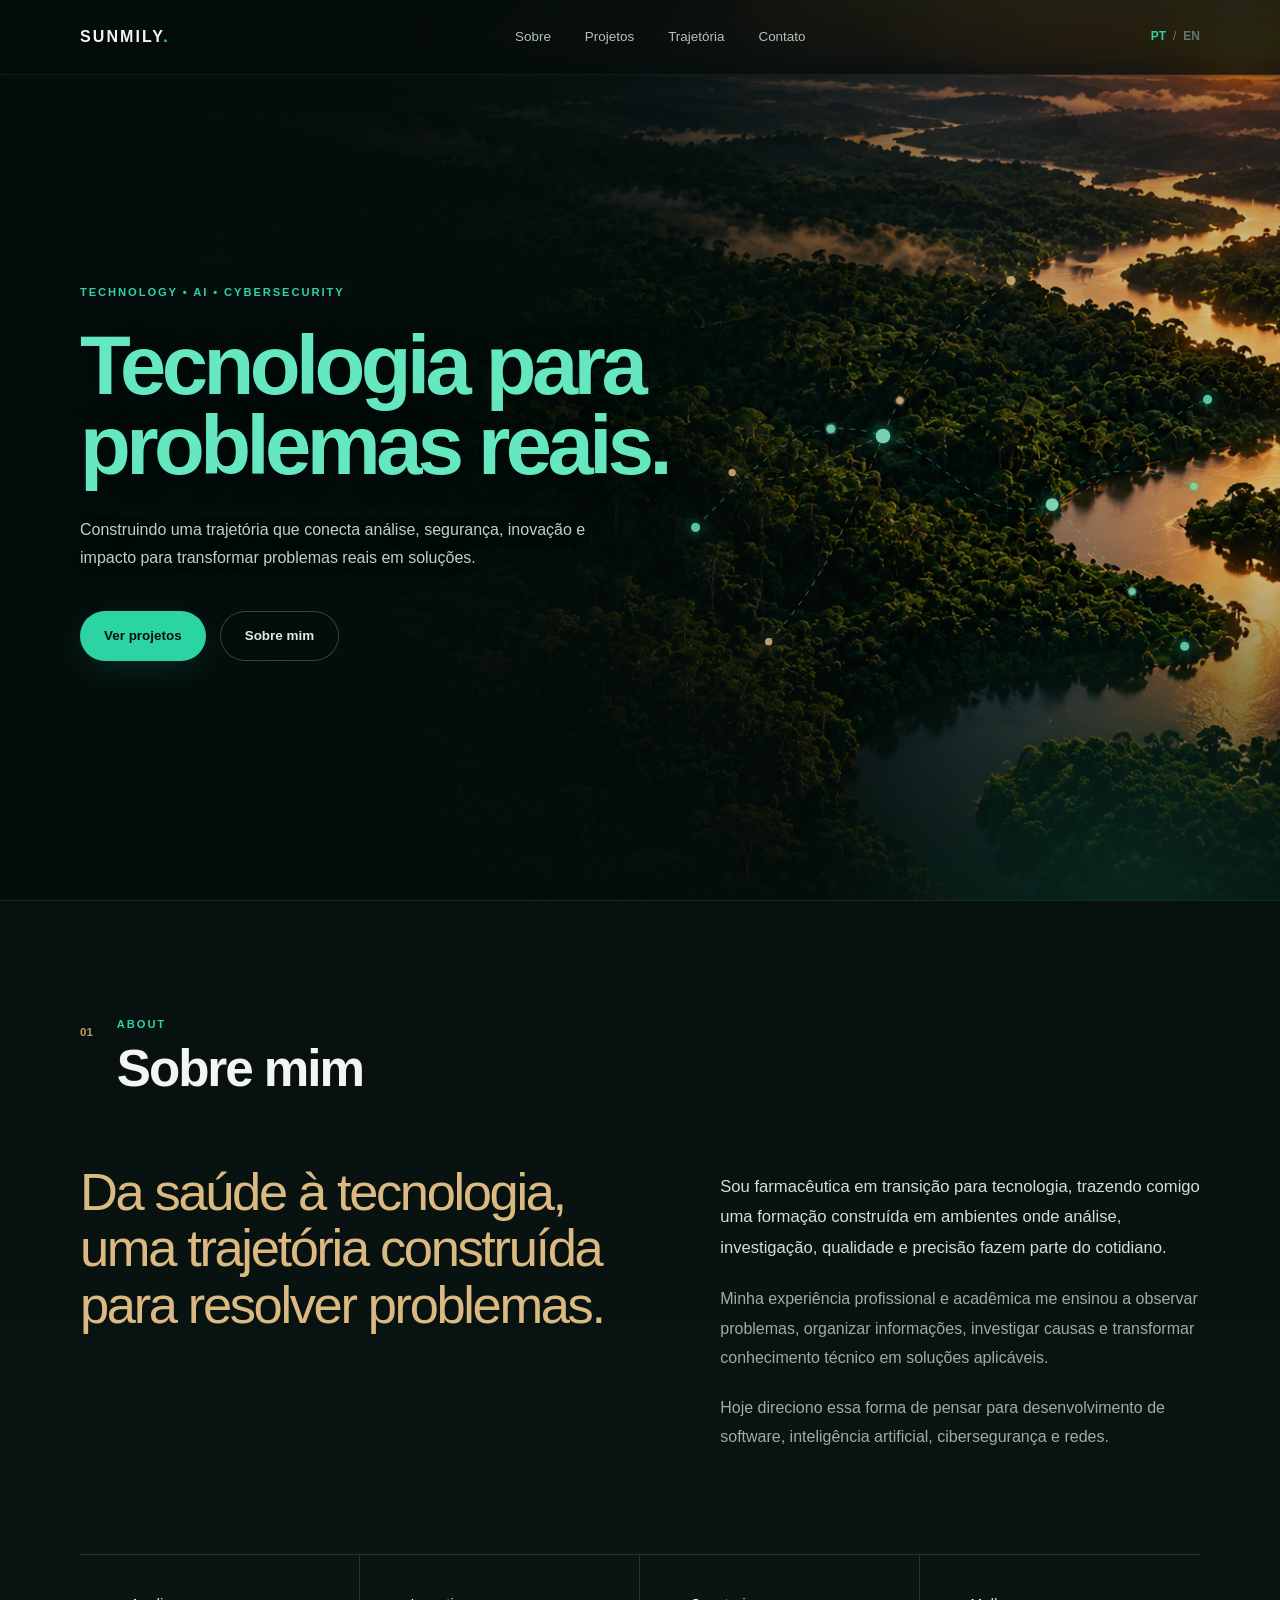
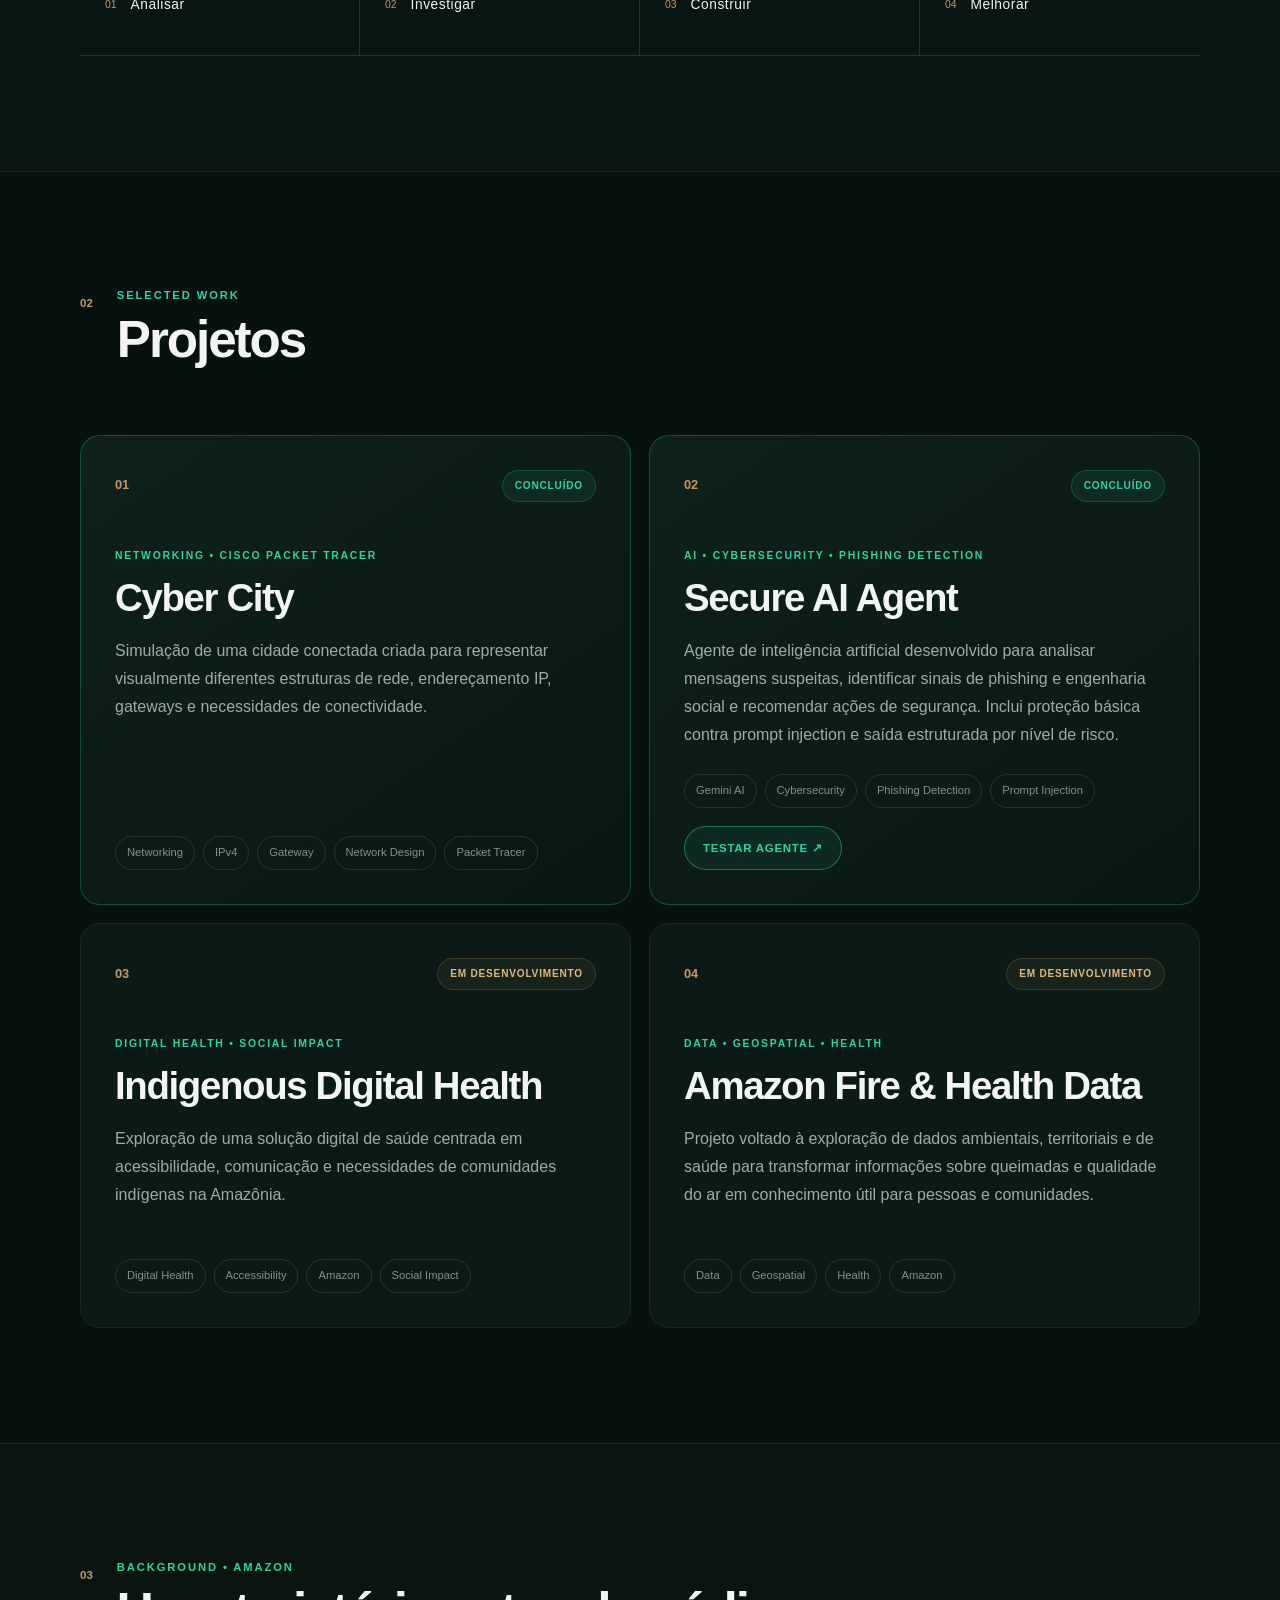
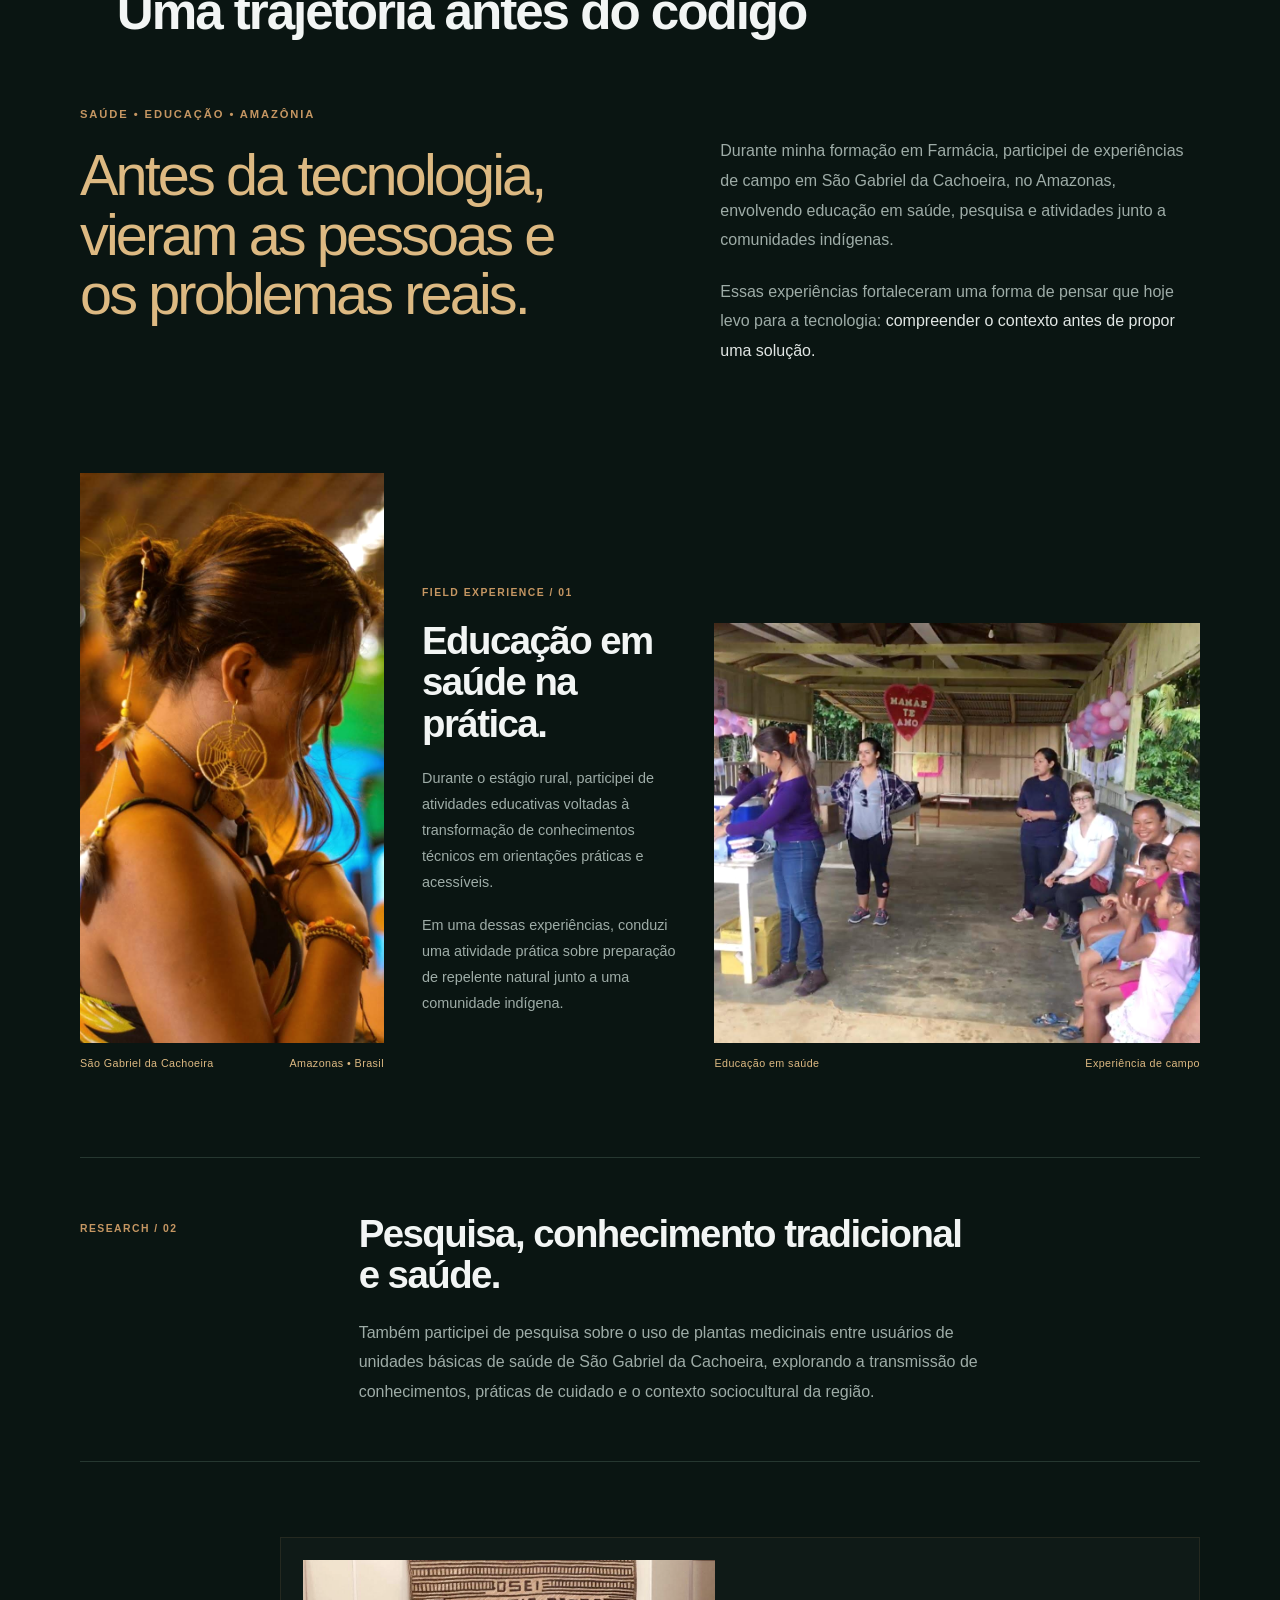
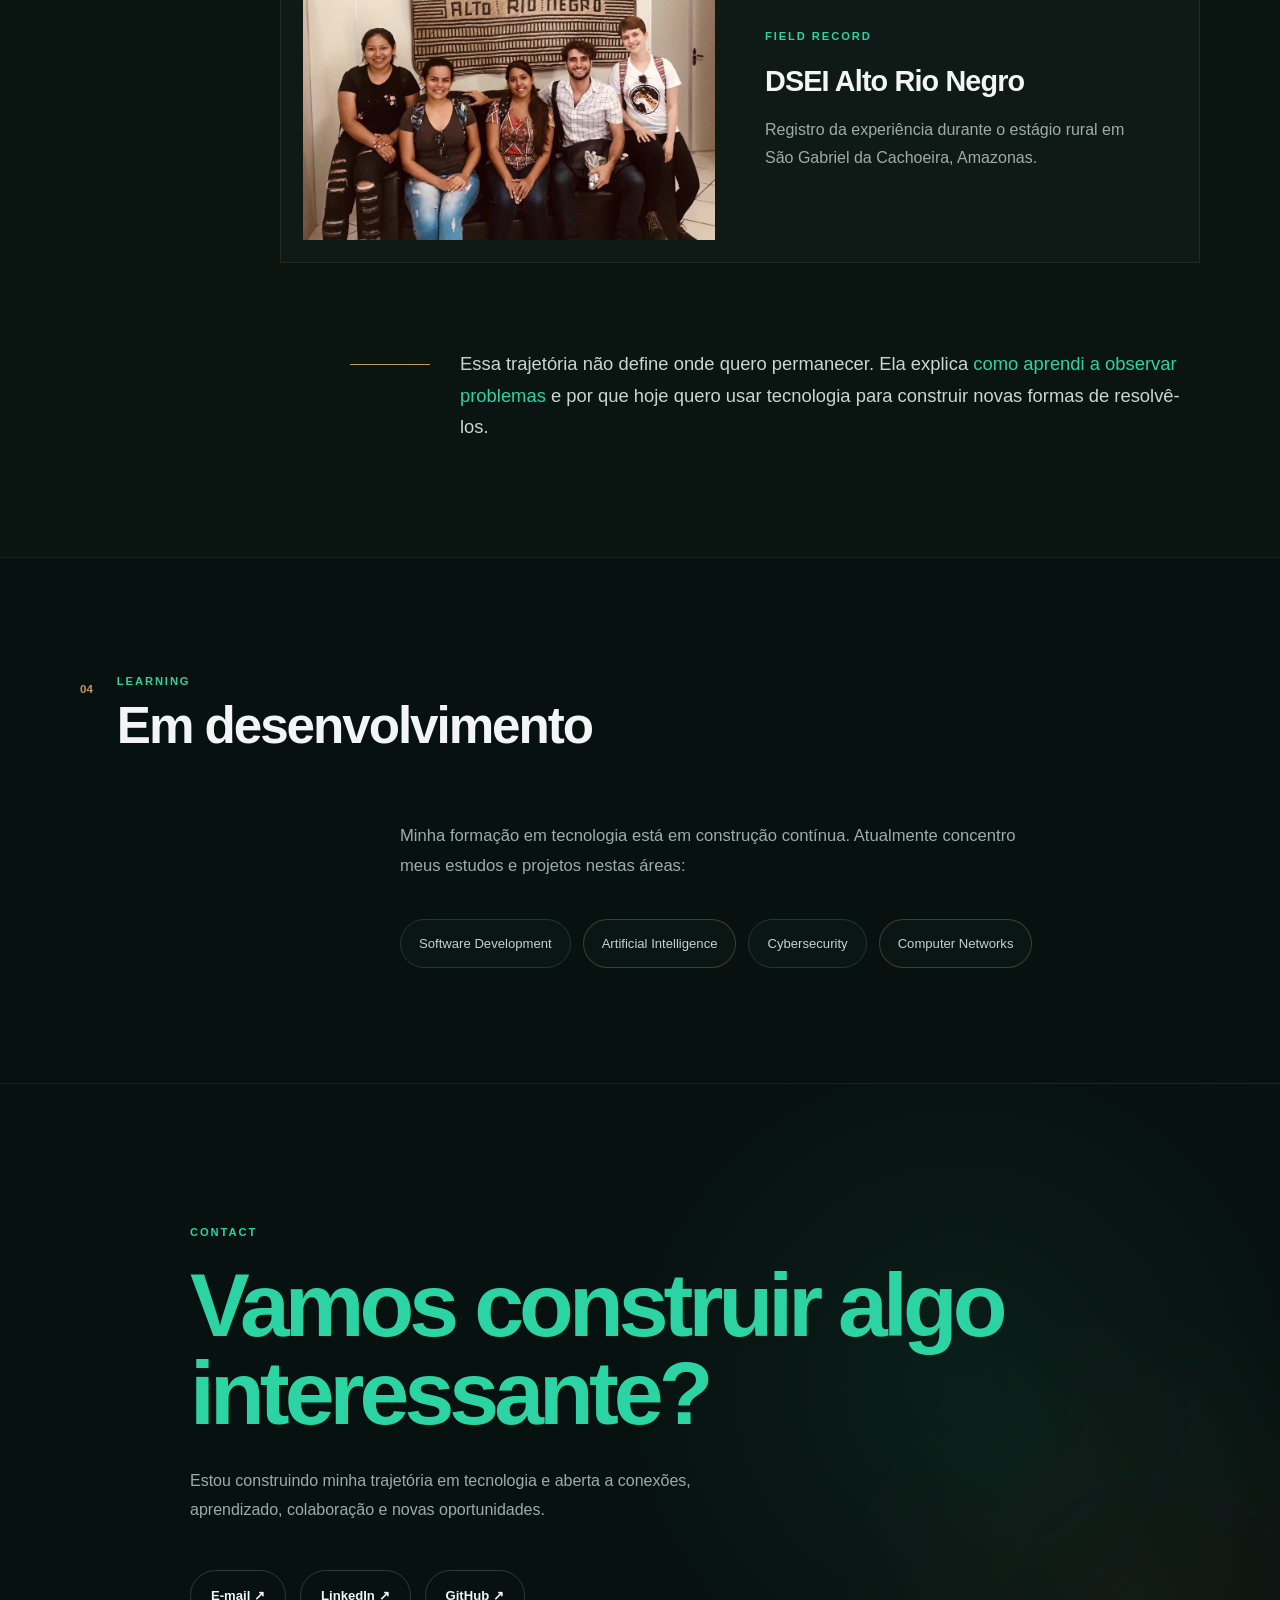
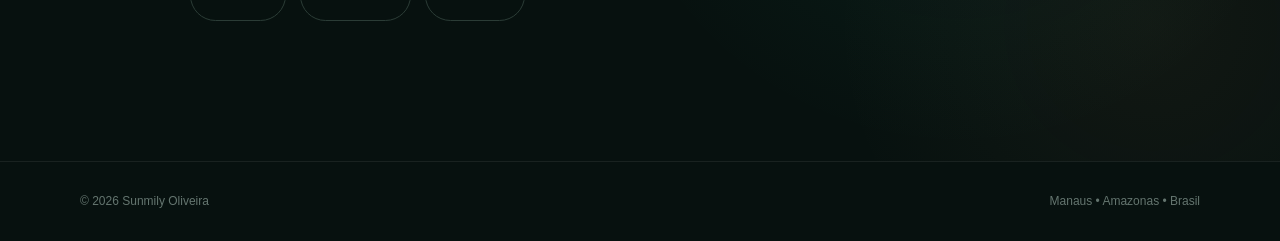
<file: index.html>
<!DOCTYPE html>
<html lang="pt-BR">

<head>
    <meta charset="UTF-8">
    <meta name="viewport" content="width=device-width, initial-scale=1.0">

    <meta
        name="description"
        content="Portfólio de Sunmily Oliveira: tecnologia, inteligência artificial, cibersegurança, redes e projetos de impacto."
        id="meta-description"
    >

    <title>Sunmily Oliveira | Technology Portfolio</title>

    <link rel="stylesheet" href="style.css">
</head>

<body>

    <!-- =========================
         NAVIGATION
    ========================== -->

    <header class="header">
        <nav class="navbar container">

            <a href="#home" class="logo">
                SUNMILY<span>.</span>
            </a>

            <div class="nav-links">
                <a href="#about" data-pt="Sobre" data-en="About">Sobre</a>
                <a href="#projects" data-pt="Projetos" data-en="Projects">Projetos</a>
                <a href="#journey" data-pt="Trajetória" data-en="Journey">Trajetória</a>
                <a href="#contact" data-pt="Contato" data-en="Contact">Contato</a>
            </div>

            <div class="language-switch">
                <button
                    class="language active"
                    id="lang-pt"
                    type="button"
                    aria-label="Alterar idioma para português"
                >
                    PT
                </button>

                <span>/</span>

                <button
                    class="language"
                    id="lang-en"
                    type="button"
                    aria-label="Switch language to English"
                >
                    EN
                </button>
            </div>

        </nav>
    </header>


    <main>

        <!-- =========================
             HERO
        ========================== -->

        <section class="hero" id="home">

            <div class="hero-background" aria-hidden="true"></div>
            <div class="hero-overlay" aria-hidden="true"></div>


            <!-- ANIMATED TECHNOLOGY NETWORK -->

            <div class="hero-tech" aria-hidden="true">

                <svg
                    class="tech-network"
                    viewBox="0 0 700 650"
                    xmlns="http://www.w3.org/2000/svg"
                >

                    <defs>

                        <filter id="greenGlow">
                            <feGaussianBlur stdDeviation="5" result="blur" />
                            <feMerge>
                                <feMergeNode in="blur" />
                                <feMergeNode in="SourceGraphic" />
                            </feMerge>
                        </filter>

                        <filter id="goldGlow">
                            <feGaussianBlur stdDeviation="4" result="blur" />
                            <feMerge>
                                <feMergeNode in="blur" />
                                <feMergeNode in="SourceGraphic" />
                            </feMerge>
                        </filter>

                    </defs>


                    <g class="tech-lines">

                        <path
                            id="route1"
                            d="M75 390 C150 315 190 260 280 290
                               C360 315 380 390 465 365
                               C535 345 565 275 635 250"
                        />

                        <path
                            id="route2"
                            d="M155 515 C210 455 235 400 280 290
                               C305 225 355 170 420 120"
                        />

                        <path
                            id="route3"
                            d="M465 365 C515 410 555 470 610 520"
                        />

                        <path
                            id="route4"
                            d="M280 290 C225 310 170 355 115 330"
                        />

                        <path
                            id="route5"
                            d="M465 365 C510 320 560 320 620 345"
                        />

                    </g>


                    <g class="tech-nodes">

                        <circle cx="75" cy="390" r="5" />
                        <circle cx="155" cy="515" r="4" class="node-gold" />
                        <circle cx="280" cy="290" r="8" class="node-main" />
                        <circle cx="465" cy="365" r="7" class="node-main" />
                        <circle cx="635" cy="250" r="5" />
                        <circle cx="420" cy="120" r="5" class="node-gold" />
                        <circle cx="610" cy="520" r="5" />
                        <circle cx="115" cy="330" r="4" class="node-gold" />
                        <circle cx="620" cy="345" r="4" />

                    </g>


                    <circle
                        class="data-pulse pulse-green"
                        r="5"
                        filter="url(#greenGlow)"
                    >
                        <animateMotion
                            dur="8s"
                            repeatCount="indefinite"
                            rotate="auto"
                        >
                            <mpath href="#route1" />
                        </animateMotion>
                    </circle>


                    <circle
                        class="data-pulse pulse-gold"
                        r="4"
                        filter="url(#goldGlow)"
                    >
                        <animateMotion
                            dur="10s"
                            begin="-4s"
                            repeatCount="indefinite"
                            rotate="auto"
                        >
                            <mpath href="#route2" />
                        </animateMotion>
                    </circle>


                    <circle
                        class="data-pulse pulse-green"
                        r="4"
                        filter="url(#greenGlow)"
                    >
                        <animateMotion
                            dur="7s"
                            begin="-2s"
                            repeatCount="indefinite"
                            rotate="auto"
                        >
                            <mpath href="#route3" />
                        </animateMotion>
                    </circle>

                </svg>

            </div>


            <div class="hero-inner container">

                <div class="hero-content">

                    <p class="eyebrow">
                        TECHNOLOGY • AI • CYBERSECURITY
                    </p>

                    <h1>
                        <span
                            data-pt="Tecnologia para"
                            data-en="Technology for"
                        >Tecnologia para</span>

                        <span
                            data-pt="problemas reais."
                            data-en="real-world problems."
                        >problemas reais.</span>
                    </h1>

                    <p
                        class="hero-description"
                        data-pt="Construindo uma trajetória que conecta análise, segurança, inovação e impacto para transformar problemas reais em soluções."
                        data-en="Building a path that connects analysis, security, innovation and impact to turn real-world problems into solutions."
                    >
                        Construindo uma trajetória que conecta análise,
                        segurança, inovação e impacto para transformar
                        problemas reais em soluções.
                    </p>

                    <div class="hero-buttons">

                        <a
                            href="#projects"
                            class="button button-primary"
                            data-pt="Ver projetos"
                            data-en="View projects"
                        >
                            Ver projetos
                        </a>

                        <a
                            href="#about"
                            class="button button-secondary"
                            data-pt="Sobre mim"
                            data-en="About me"
                        >
                            Sobre mim
                        </a>

                    </div>

                </div>

            </div>

        </section>


        <!-- =========================
             ABOUT
        ========================== -->

        <section class="section about" id="about">

            <div class="container">

                <div class="section-heading">

                    <span class="section-number">01</span>

                    <div>
                        <p class="section-label">ABOUT</p>

                        <h2
                            data-pt="Sobre mim"
                            data-en="About me"
                        >
                            Sobre mim
                        </h2>
                    </div>

                </div>


                <div class="about-layout">

                    <div class="about-statement">

                        <h3>
                            <span
                                data-pt="Da saúde à tecnologia,"
                                data-en="From healthcare to technology,"
                            >Da saúde à tecnologia,</span>

                            <span
                                data-pt="uma trajetória construída para"
                                data-en="a journey built around"
                            >uma trajetória construída para</span>

                            <span
                                data-pt="resolver problemas."
                                data-en="solving problems."
                            >resolver problemas.</span>
                        </h3>

                    </div>


                    <div class="about-copy">

                        <p
                            class="about-lead"
                            data-pt="Sou farmacêutica em transição para tecnologia, trazendo comigo uma formação construída em ambientes onde análise, investigação, qualidade e precisão fazem parte do cotidiano."
                            data-en="I am a pharmacist transitioning into technology, bringing experience from environments where analysis, investigation, quality and precision are part of everyday work."
                        >
                            Sou farmacêutica em transição para tecnologia,
                            trazendo comigo uma formação construída em ambientes
                            onde análise, investigação, qualidade e precisão
                            fazem parte do cotidiano.
                        </p>

                        <p
                            data-pt="Minha experiência profissional e acadêmica me ensinou a observar problemas, organizar informações, investigar causas e transformar conhecimento técnico em soluções aplicáveis."
                            data-en="My professional and academic experience taught me to examine problems, organize information, investigate root causes and turn technical knowledge into practical solutions."
                        >
                            Minha experiência profissional e acadêmica me ensinou
                            a observar problemas, organizar informações, investigar
                            causas e transformar conhecimento técnico em soluções
                            aplicáveis.
                        </p>

                        <p
                            data-pt="Hoje direciono essa forma de pensar para desenvolvimento de software, inteligência artificial, cibersegurança e redes."
                            data-en="Today, I apply this way of thinking to software development, artificial intelligence, cybersecurity and computer networks."
                        >
                            Hoje direciono essa forma de pensar para
                            desenvolvimento de software, inteligência artificial,
                            cibersegurança e redes.
                        </p>

                    </div>

                </div>


                <div class="about-principles">

                    <div>
                        <span>01</span>
                        <p data-pt="Analisar" data-en="Analyze">Analisar</p>
                    </div>

                    <div>
                        <span>02</span>
                        <p data-pt="Investigar" data-en="Investigate">Investigar</p>
                    </div>

                    <div>
                        <span>03</span>
                        <p data-pt="Construir" data-en="Build">Construir</p>
                    </div>

                    <div>
                        <span>04</span>
                        <p data-pt="Melhorar" data-en="Improve">Melhorar</p>
                    </div>

                </div>

            </div>

        </section>


        <!-- =========================
             PROJECTS
        ========================== -->

        <section class="section projects" id="projects">

            <div class="container">

                <div class="section-heading">

                    <span class="section-number">02</span>

                    <div>
                        <p class="section-label">SELECTED WORK</p>

                        <h2
                            data-pt="Projetos"
                            data-en="Projects"
                        >
                            Projetos
                        </h2>
                    </div>

                </div>


                <div class="projects-grid">

                    <!-- CYBER CITY -->

<article class="project-card project-featured"
         onclick="window.location.href='cyber-city.html'"
         role="link"
         tabindex="0"
         onkeydown="if(event.key==='Enter' || event.key===' '){window.location.href='cyber-city.html';}">

                        <div class="project-top">

                            <span class="project-number">01</span>

                            <span
                                class="project-status completed"
                                data-pt="Concluído"
                                data-en="Completed"
                            >
                                Concluído
                            </span>

                        </div>


                        <div class="project-content">

                            <p class="project-category">
                                NETWORKING • CISCO PACKET TRACER
                            </p>

                            <h3>Cyber City</h3>

                            <p
                                data-pt="Simulação de uma cidade conectada criada para representar visualmente diferentes estruturas de rede, endereçamento IP, gateways e necessidades de conectividade."
                                data-en="A connected-city simulation designed to visually represent different network structures, IP addressing, gateways and connectivity requirements."
                            >
                                Simulação de uma cidade conectada criada para
                                representar visualmente diferentes estruturas
                                de rede, endereçamento IP, gateways e necessidades
                                de conectividade.
                            </p>

                            <div class="tags">
                                <span>Networking</span>
                                <span>IPv4</span>
                                <span>Gateway</span>
                                <span>Network Design</span>
                                <span>Packet Tracer</span>
                            </div>

                        </div>

                    </article>


                                       <!-- SECURE AI AGENT -->

                    <article class="project-card project-featured"
                        onclick="window.location.href='secure-ai-agent.html'"
                        role="link"
                        tabindex="0"
                        onkeydown="if(event.key==='Enter' || event.key===' '){window.location.href='secure-ai-agent.html';}">

                        <div class="project-top">

                            <span class="project-number">02</span>

                            <span
                                class="project-status completed"
                                data-pt="Concluído"
                                data-en="Completed"
                            >
                                Concluído
                            </span>

                        </div>


                        <div class="project-content">

                            <p class="project-category">
                                AI • CYBERSECURITY • PHISHING DETECTION
                            </p>

                            <h3>Secure AI Agent</h3>

                            <p
                                data-pt="Agente de inteligência artificial desenvolvido para analisar mensagens suspeitas, identificar sinais de phishing e engenharia social e recomendar ações de segurança. Inclui proteção básica contra prompt injection e saída estruturada por nível de risco."
                                data-en="An artificial intelligence agent developed to analyze suspicious messages, identify phishing and social engineering signals, and recommend security actions. Includes basic prompt injection defense and structured risk-level output."
                            >
                                Agente de inteligência artificial desenvolvido para
                                analisar mensagens suspeitas, identificar sinais de
                                phishing e engenharia social e recomendar ações de
                                segurança. Inclui proteção básica contra prompt injection
                                e saída estruturada por nível de risco.
                            </p>

                            <div class="tags">
                                <span>Gemini AI</span>
                                <span>Cybersecurity</span>
                                <span>Phishing Detection</span>
                                <span>Prompt Injection</span>
                            </div>

                            <p
                                class="project-link"
                                data-pt="TESTAR AGENTE ↗"
                                data-en="TEST AGENT ↗"
                            >
                                TESTAR AGENTE ↗
                            </p>

                        </div>

                    </article>
                    <!-- INDIGENOUS DIGITAL HEALTH -->

                    <article class="project-card">

                        <div class="project-top">

                            <span class="project-number">03</span>

                            <span
                                class="project-status development"
                                data-pt="Em desenvolvimento"
                                data-en="In development"
                            >
                                Em desenvolvimento
                            </span>

                        </div>


                        <div class="project-content">

                            <p class="project-category">
                                DIGITAL HEALTH • SOCIAL IMPACT
                            </p>

                            <h3>Indigenous Digital Health</h3>

                            <p
                                data-pt="Exploração de uma solução digital de saúde centrada em acessibilidade, comunicação e necessidades de comunidades indígenas na Amazônia."
                                data-en="Exploration of a digital health solution centered on accessibility, communication and the needs of Indigenous communities in the Amazon."
                            >
                                Exploração de uma solução digital de saúde
                                centrada em acessibilidade, comunicação e
                                necessidades de comunidades indígenas na Amazônia.
                            </p>

                            <div class="tags">
                                <span>Digital Health</span>
                                <span>Accessibility</span>
                                <span>Amazon</span>
                                <span>Social Impact</span>
                            </div>

                        </div>

                    </article>


                    <!-- AMAZON FIRE -->

                    <article class="project-card">

                        <div class="project-top">

                            <span class="project-number">04</span>

                            <span
                                class="project-status development"
                                data-pt="Em desenvolvimento"
                                data-en="In development"
                            >
                                Em desenvolvimento
                            </span>

                        </div>


                        <div class="project-content">

                            <p class="project-category">
                                DATA • GEOSPATIAL • HEALTH
                            </p>

                            <h3>Amazon Fire & Health Data</h3>

                            <p
                                data-pt="Projeto voltado à exploração de dados ambientais, territoriais e de saúde para transformar informações sobre queimadas e qualidade do ar em conhecimento útil para pessoas e comunidades."
                                data-en="A project exploring environmental, territorial and health data to turn information about wildfires and air quality into useful knowledge for people and communities."
                            >
                                Projeto voltado à exploração de dados ambientais,
                                territoriais e de saúde para transformar
                                informações sobre queimadas e qualidade do ar
                                em conhecimento útil para pessoas e comunidades.
                            </p>

                            <div class="tags">
                                <span>Data</span>
                                <span>Geospatial</span>
                                <span>Health</span>
                                <span>Amazon</span>
                            </div>

                        </div>

                    </article>

                </div>

            </div>

        </section>


        <!-- =========================
             JOURNEY
        ========================== -->

        <section class="section journey" id="journey">

            <div class="container">

                <div class="section-heading">

                    <span class="section-number">03</span>

                    <div>

                        <p class="section-label">
                            BACKGROUND • AMAZON
                        </p>

                        <h2
                            data-pt="Uma trajetória antes do código"
                            data-en="A journey before code"
                        >
                            Uma trajetória antes do código
                        </h2>

                    </div>

                </div>


                <div class="journey-intro">

                    <div>

                        <p
                            class="journey-kicker"
                            data-pt="SAÚDE • EDUCAÇÃO • AMAZÔNIA"
                            data-en="HEALTH • EDUCATION • AMAZON"
                        >
                            SAÚDE • EDUCAÇÃO • AMAZÔNIA
                        </p>

                        <h3>

                            <span
                                data-pt="Antes da tecnologia,"
                                data-en="Before technology,"
                            >Antes da tecnologia,</span>

                            <span
                                data-pt="vieram as pessoas e os"
                                data-en="came people and"
                            >vieram as pessoas e os</span>

                            <span
                                data-pt="problemas reais."
                                data-en="real-world problems."
                            >problemas reais.</span>

                        </h3>

                    </div>


                    <div class="journey-description">

                        <p
                            data-pt="Durante minha formação em Farmácia, participei de experiências de campo em São Gabriel da Cachoeira, no Amazonas, envolvendo educação em saúde, pesquisa e atividades junto a comunidades indígenas."
                            data-en="During my Pharmacy degree, I took part in field experiences in São Gabriel da Cachoeira, Amazonas, involving health education, research and activities with Indigenous communities."
                        >
                            Durante minha formação em Farmácia, participei de
                            experiências de campo em São Gabriel da Cachoeira,
                            no Amazonas, envolvendo educação em saúde, pesquisa
                            e atividades junto a comunidades indígenas.
                        </p>

                        <p>
                            <span
                                data-pt="Essas experiências fortaleceram uma forma de pensar que hoje levo para a tecnologia:"
                                data-en="These experiences strengthened an approach I now bring to technology:"
                            >
                                Essas experiências fortaleceram uma forma de pensar
                                que hoje levo para a tecnologia:
                            </span>

                            <strong
                                data-pt=" compreender o contexto antes de propor uma solução."
                                data-en=" understand the context before proposing a solution."
                            >
                                compreender o contexto antes de propor uma solução.
                            </strong>
                        </p>

                    </div>

                </div>


                <!-- FIELD EXPERIENCE -->

                <div class="journey-gallery">

                    <figure class="journey-photo portrait-photo">

                        <img
                            src="assets/images/amazon-portrait.jpeg"
                            alt="Sunmily Oliveira em São Gabriel da Cachoeira, Amazonas"
                        >

                        <figcaption>

                            <span>São Gabriel da Cachoeira</span>

                            <span
                                data-pt="Amazonas • Brasil"
                                data-en="Amazonas • Brazil"
                            >
                                Amazonas • Brasil
                            </span>

                        </figcaption>

                    </figure>


                    <div class="journey-story">

                        <div class="story-number">
                            FIELD EXPERIENCE / 01
                        </div>

                        <h4
                            data-pt="Educação em saúde na prática."
                            data-en="Health education in practice."
                        >
                            Educação em saúde na prática.
                        </h4>

                        <p
                            data-pt="Durante o estágio rural, participei de atividades educativas voltadas à transformação de conhecimentos técnicos em orientações práticas e acessíveis."
                            data-en="During my rural internship, I participated in educational activities focused on translating technical knowledge into practical and accessible guidance."
                        >
                            Durante o estágio rural, participei de atividades
                            educativas voltadas à transformação de conhecimentos
                            técnicos em orientações práticas e acessíveis.
                        </p>

                        <p
                            data-pt="Em uma dessas experiências, conduzi uma atividade prática sobre preparação de repelente natural junto a uma comunidade indígena."
                            data-en="In one of these experiences, I led a practical activity on preparing natural insect repellent with an Indigenous community."
                        >
                            Em uma dessas experiências, conduzi uma atividade
                            prática sobre preparação de repelente natural junto
                            a uma comunidade indígena.
                        </p>

                    </div>


                    <figure class="journey-photo field-photo">

                        <img
                            src="assets/images/health-education-field.jpeg"
                            alt="Atividade de educação em saúde durante estágio rural"
                        >

                        <figcaption>

                            <span
                                data-pt="Educação em saúde"
                                data-en="Health education"
                            >
                                Educação em saúde
                            </span>

                            <span
                                data-pt="Experiência de campo"
                                data-en="Field experience"
                            >
                                Experiência de campo
                            </span>

                        </figcaption>

                    </figure>

                </div>


                <!-- RESEARCH -->

                <div class="journey-research">

                    <div class="research-label">
                        RESEARCH / 02
                    </div>


                    <div class="research-content">

                        <h4
                            data-pt="Pesquisa, conhecimento tradicional e saúde."
                            data-en="Research, traditional knowledge and health."
                        >
                            Pesquisa, conhecimento tradicional e saúde.
                        </h4>

                        <p
                            data-pt="Também participei de pesquisa sobre o uso de plantas medicinais entre usuários de unidades básicas de saúde de São Gabriel da Cachoeira, explorando a transmissão de conhecimentos, práticas de cuidado e o contexto sociocultural da região."
                            data-en="I also participated in research on medicinal plant use among patients of primary healthcare units in São Gabriel da Cachoeira, exploring knowledge transmission, care practices and the region's sociocultural context."
                        >
                            Também participei de pesquisa sobre o uso de plantas
                            medicinais entre usuários de unidades básicas de
                            saúde de São Gabriel da Cachoeira, explorando a
                            transmissão de conhecimentos, práticas de cuidado
                            e o contexto sociocultural da região.
                        </p>

                    </div>

                </div>


                <!-- DSEI -->

                <div class="dsei-record">

                    <figure>

                        <img
                            src="assets/images/dsei-alto-rio-negro.jpg"
                            alt="Registro da experiência no DSEI Alto Rio Negro"
                        >

                    </figure>


                    <div>

                        <p class="record-label">
                            FIELD RECORD
                        </p>

                        <h4>
                            DSEI Alto Rio Negro
                        </h4>

                        <p
                            data-pt="Registro da experiência durante o estágio rural em São Gabriel da Cachoeira, Amazonas."
                            data-en="A record of my rural internship experience in São Gabriel da Cachoeira, Amazonas."
                        >
                            Registro da experiência durante o estágio rural
                            em São Gabriel da Cachoeira, Amazonas.
                        </p>

                    </div>

                </div>


                <div class="journey-bridge">

                    <span></span>

                    <p>

                        <span
                            data-pt="Essa trajetória não define onde quero permanecer. Ela explica "
                            data-en="This journey does not define where I intend to remain. It explains "
                        >
                            Essa trajetória não define onde quero permanecer.
                            Ela explica
                        </span>

                        <strong
                            data-pt="como aprendi a observar problemas"
                            data-en="how I learned to examine problems"
                        >
                            como aprendi a observar problemas
                        </strong>

                        <span
                            data-pt=" e por que hoje quero usar tecnologia para construir novas formas de resolvê-los."
                            data-en=" and why I now want to use technology to build new ways of solving them."
                        >
                            e por que hoje quero usar tecnologia para construir
                            novas formas de resolvê-los.
                        </span>

                    </p>

                </div>

            </div>

        </section>


        <!-- =========================
             LEARNING
        ========================== -->

        <section class="section learning">

            <div class="container">

                <div class="section-heading">

                    <span class="section-number">04</span>

                    <div>

                        <p class="section-label">
                            LEARNING
                        </p>

                        <h2
                            data-pt="Em desenvolvimento"
                            data-en="Currently developing"
                        >
                            Em desenvolvimento
                        </h2>

                    </div>

                </div>


                <div class="learning-content">

                    <p
                        data-pt="Minha formação em tecnologia está em construção contínua. Atualmente concentro meus estudos e projetos nestas áreas:"
                        data-en="My technology journey is continuously evolving. I currently focus my studies and projects on these areas:"
                    >
                        Minha formação em tecnologia está em construção contínua.
                        Atualmente concentro meus estudos e projetos nestas áreas:
                    </p>

                    <div class="learning-list">
                        <span>Software Development</span>
                        <span>Artificial Intelligence</span>
                        <span>Cybersecurity</span>
                        <span>Computer Networks</span>
                    </div>

                </div>

            </div>

        </section>


        <!-- =========================
             CONTACT
        ========================== -->

        <section class="section contact" id="contact">

            <div class="container contact-content">

                <p class="section-label">
                    CONTACT
                </p>

                <h2>

                    <span
                        data-pt="Vamos construir algo"
                        data-en="Let's build something"
                    >
                        Vamos construir algo
                    </span>

                    <span
                        data-pt="interessante?"
                        data-en="interesting?"
                    >
                        interessante?
                    </span>

                </h2>

                <p
                    data-pt="Estou construindo minha trajetória em tecnologia e aberta a conexões, aprendizado, colaboração e novas oportunidades."
                    data-en="I am building my career in technology and open to connections, learning, collaboration and new opportunities."
                >
                    Estou construindo minha trajetória em tecnologia e aberta
                    a conexões, aprendizado, colaboração e novas oportunidades.
                </p>


                <div class="contact-links">

                    <a
                        href="mailto:sunmilyjenifer@gmail.com"
                        class="contact-link"
                        data-pt="E-mail ↗"
                        data-en="Email ↗"
                    >
                        E-mail ↗
                    </a>

                    <a
                        href="https://www.linkedin.com/in/sunmily-oliveira"
                        target="_blank"
                        rel="noopener noreferrer"
                        class="contact-link"
                    >
                        LinkedIn ↗
                    </a>

                    <a
                        href="https://github.com/sunmilyoliveira"
                        target="_blank"
                        rel="noopener noreferrer"
                        class="contact-link"
                    >
                        GitHub ↗
                    </a>

                </div>

            </div>

        </section>

    </main>


    <!-- =========================
         FOOTER
    ========================== -->

    <footer class="footer">

        <div class="container footer-content">

            <p>
                © 2026 Sunmily Oliveira
            </p>

            <p
                data-pt="Manaus • Amazonas • Brasil"
                data-en="Manaus • Amazonas • Brazil"
            >
                Manaus • Amazonas • Brasil
            </p>

        </div>

    </footer>


    <script src="script.js"></script>

</body>

</html>
</file>
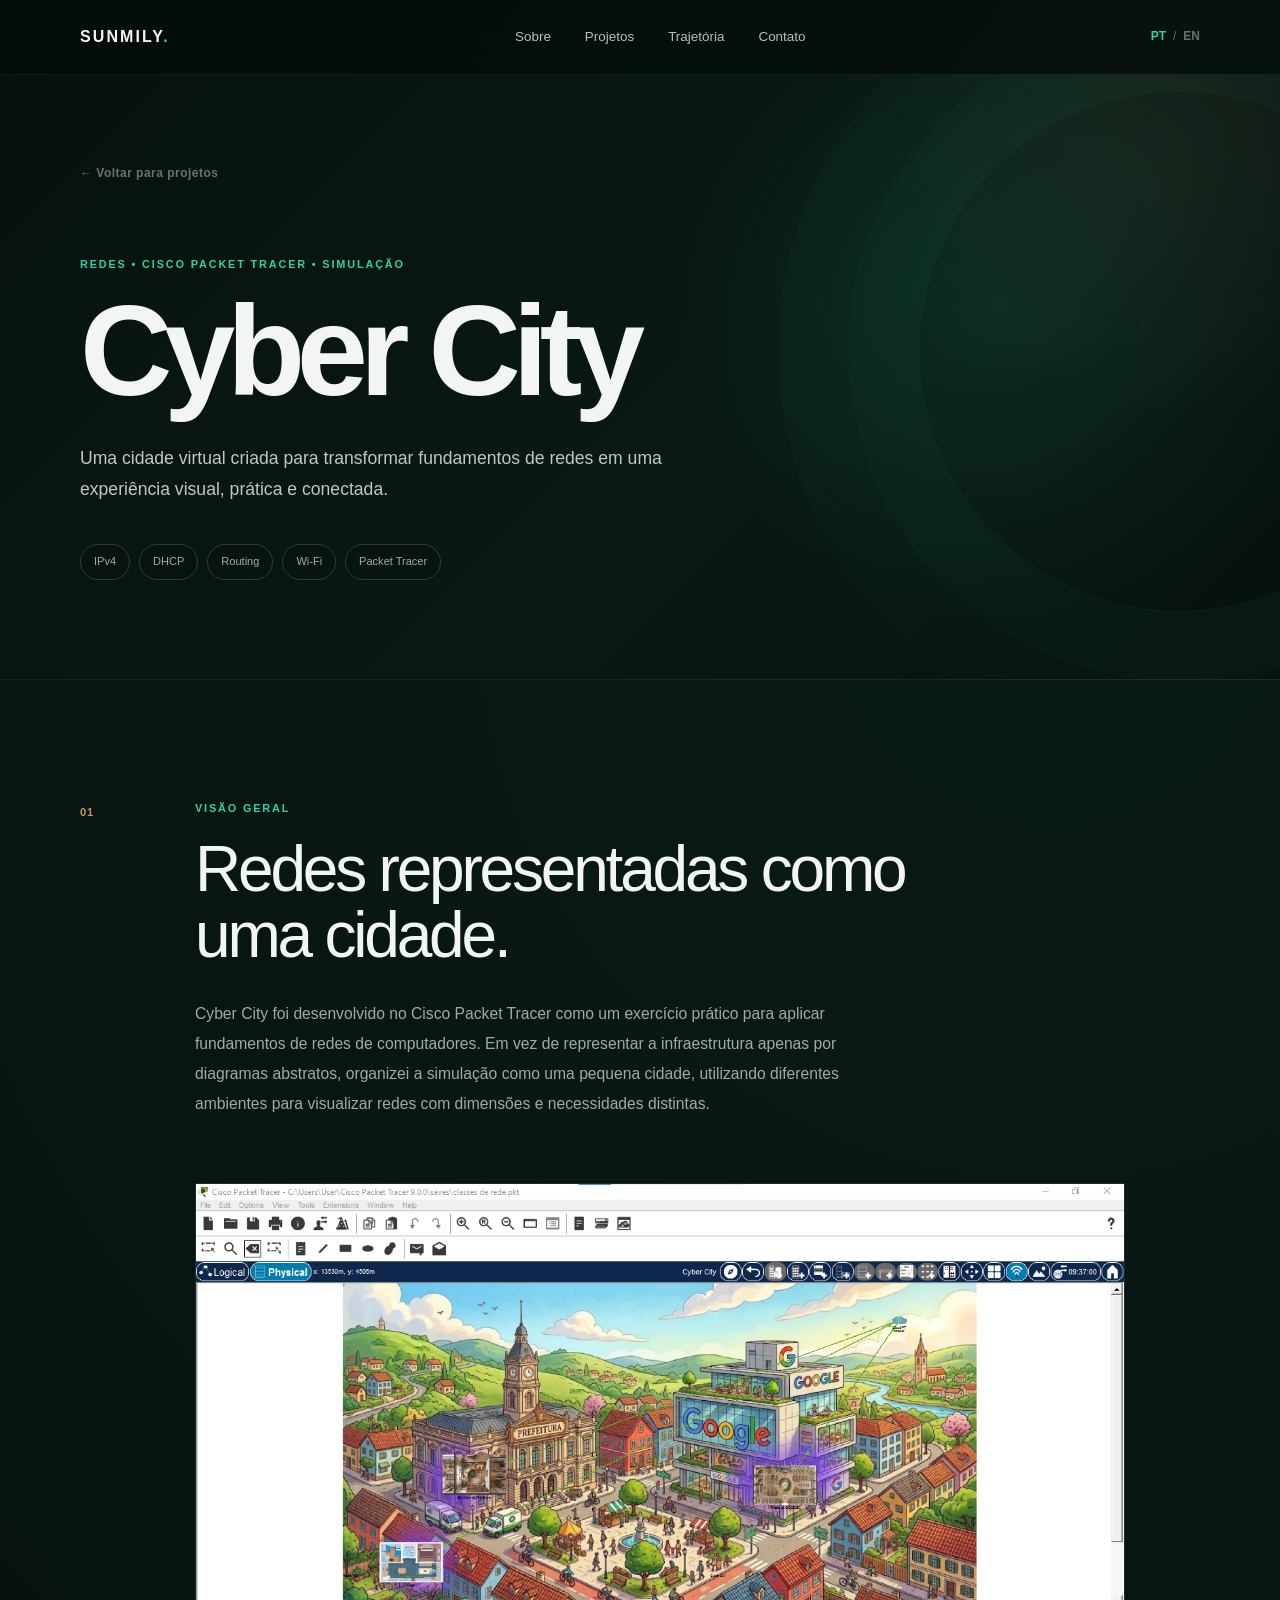
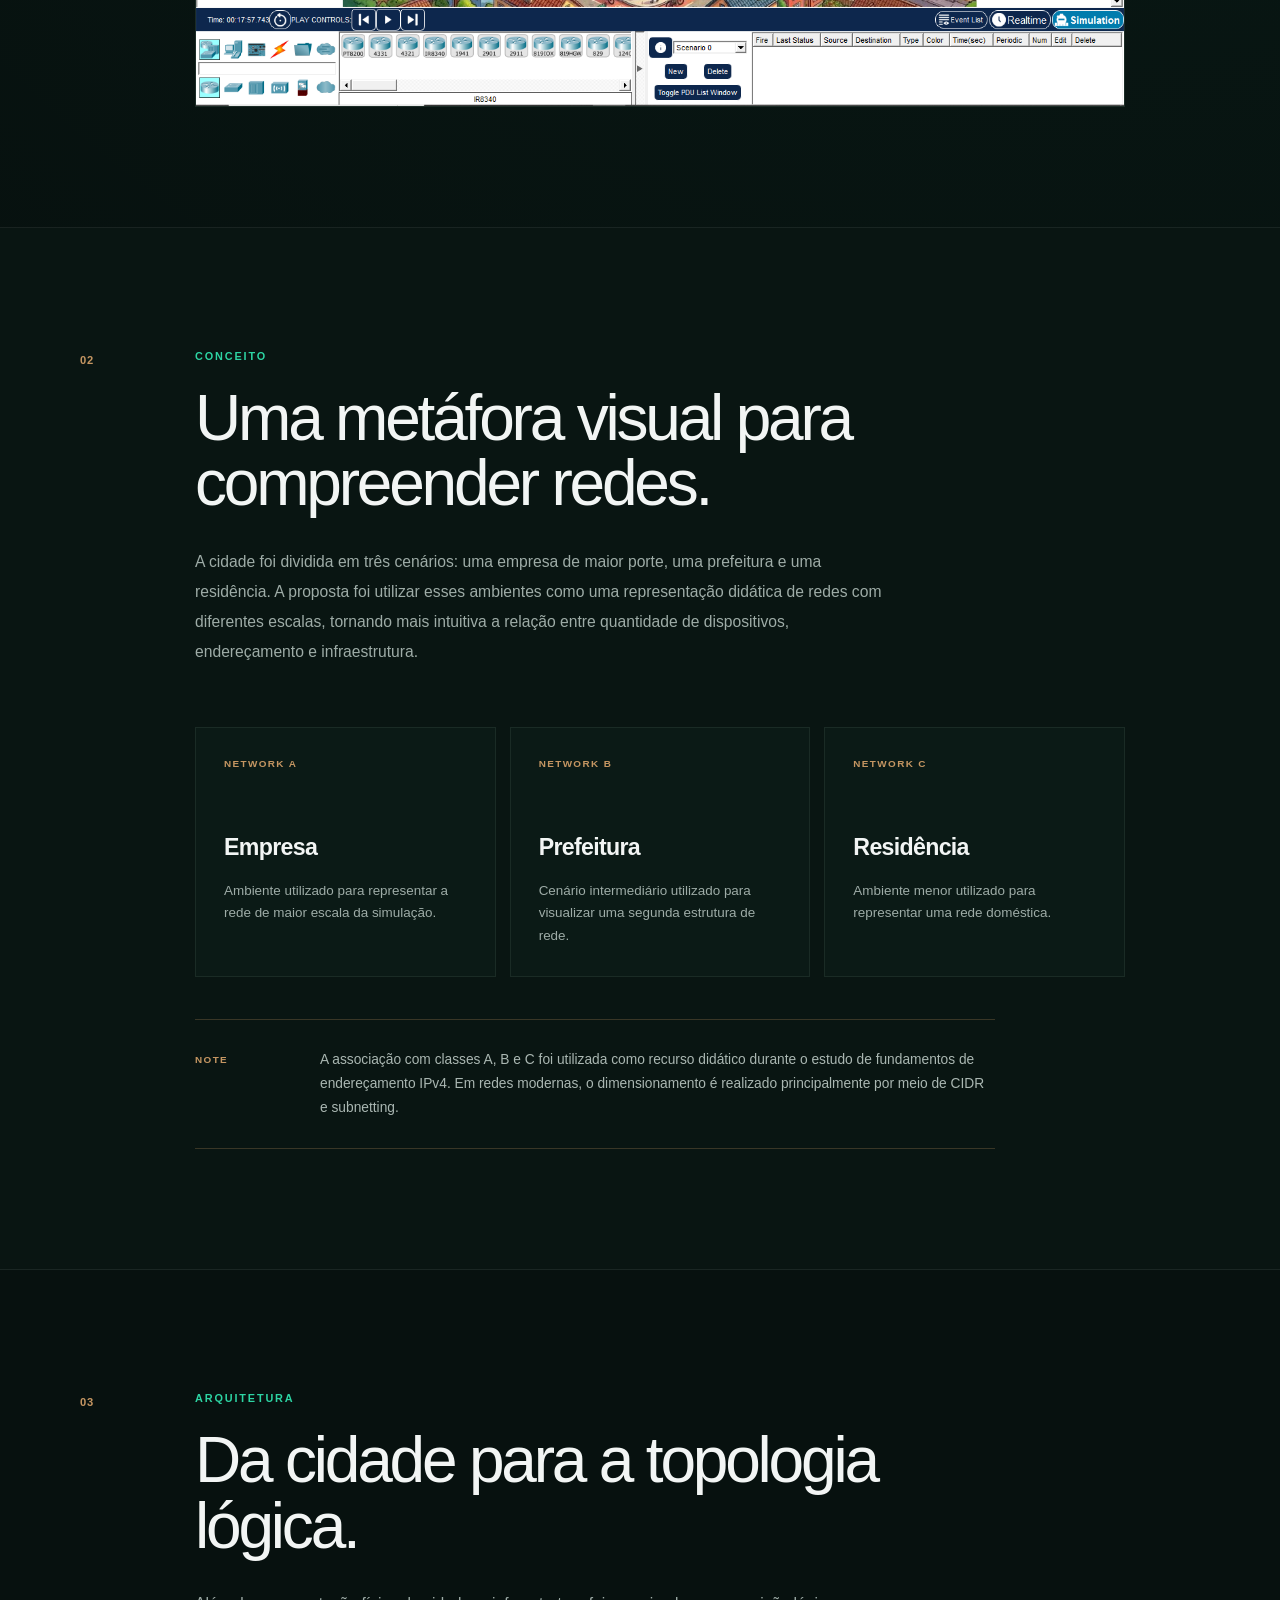
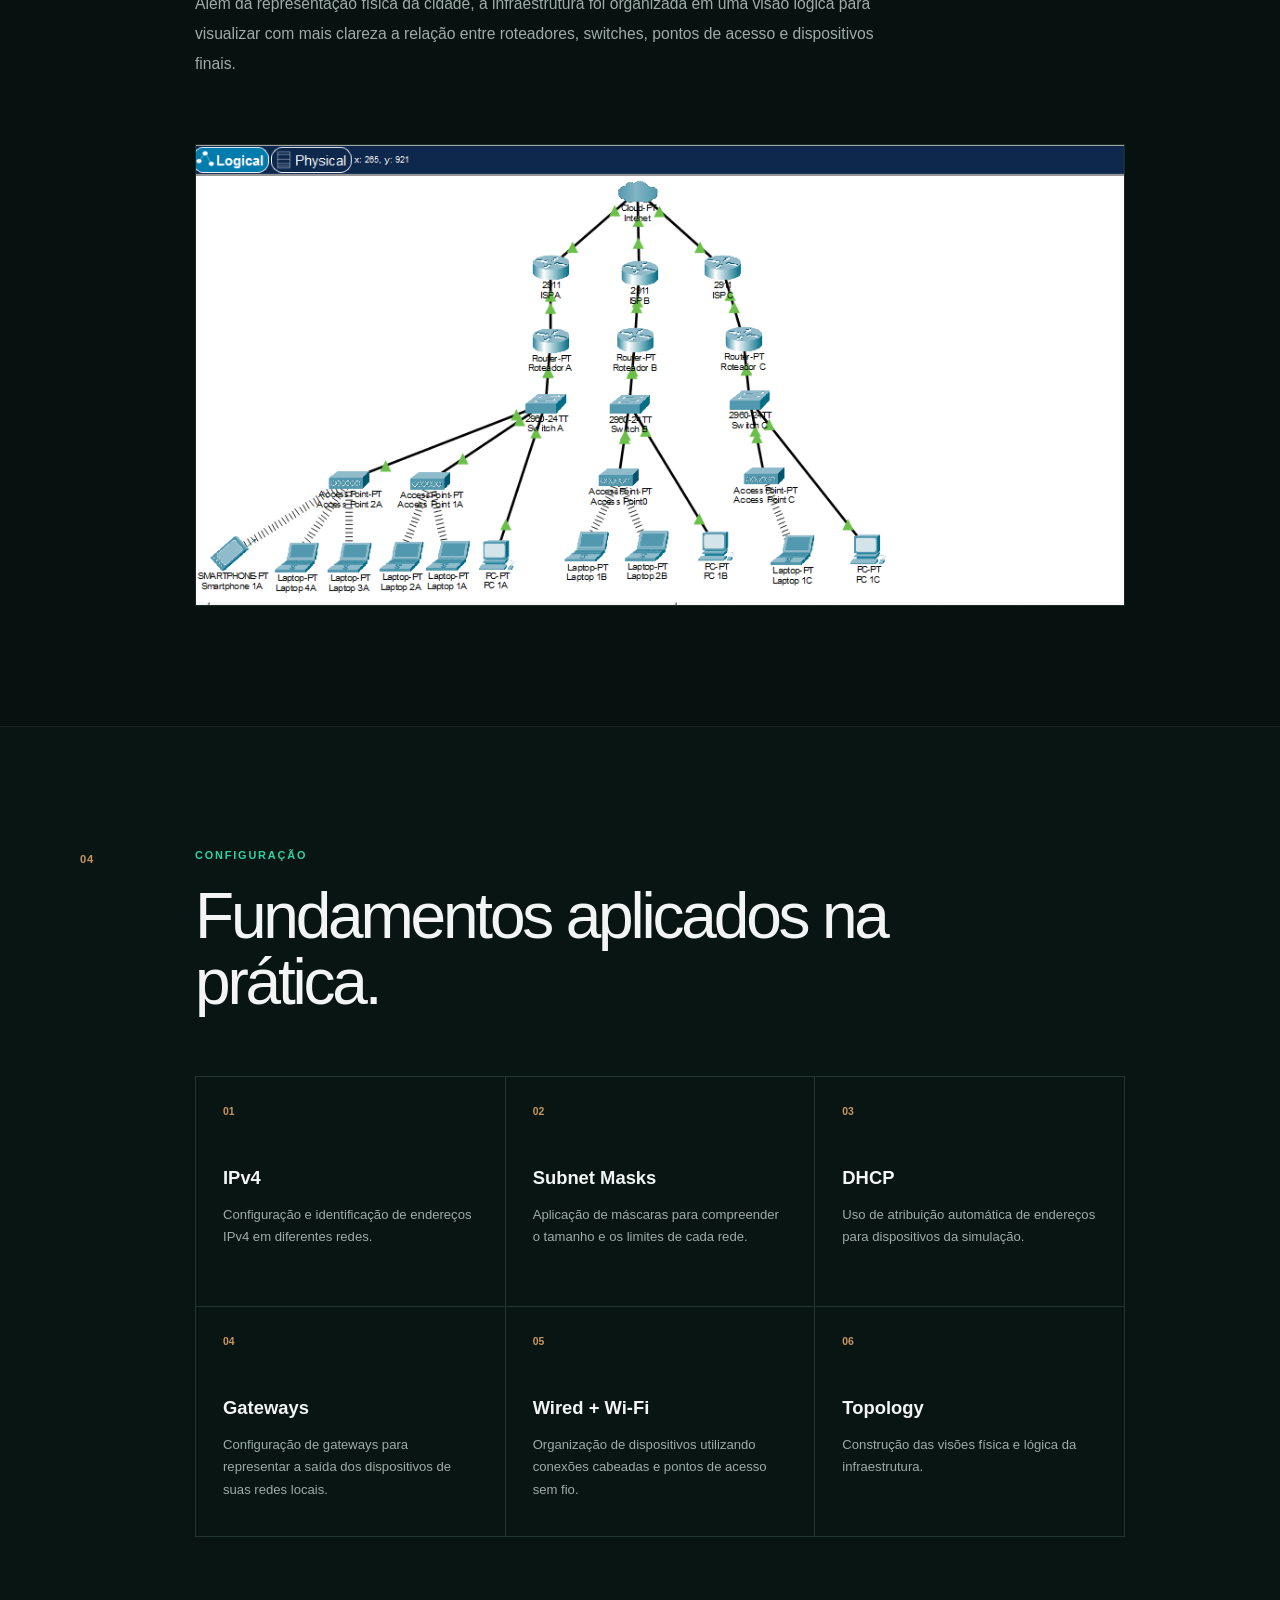
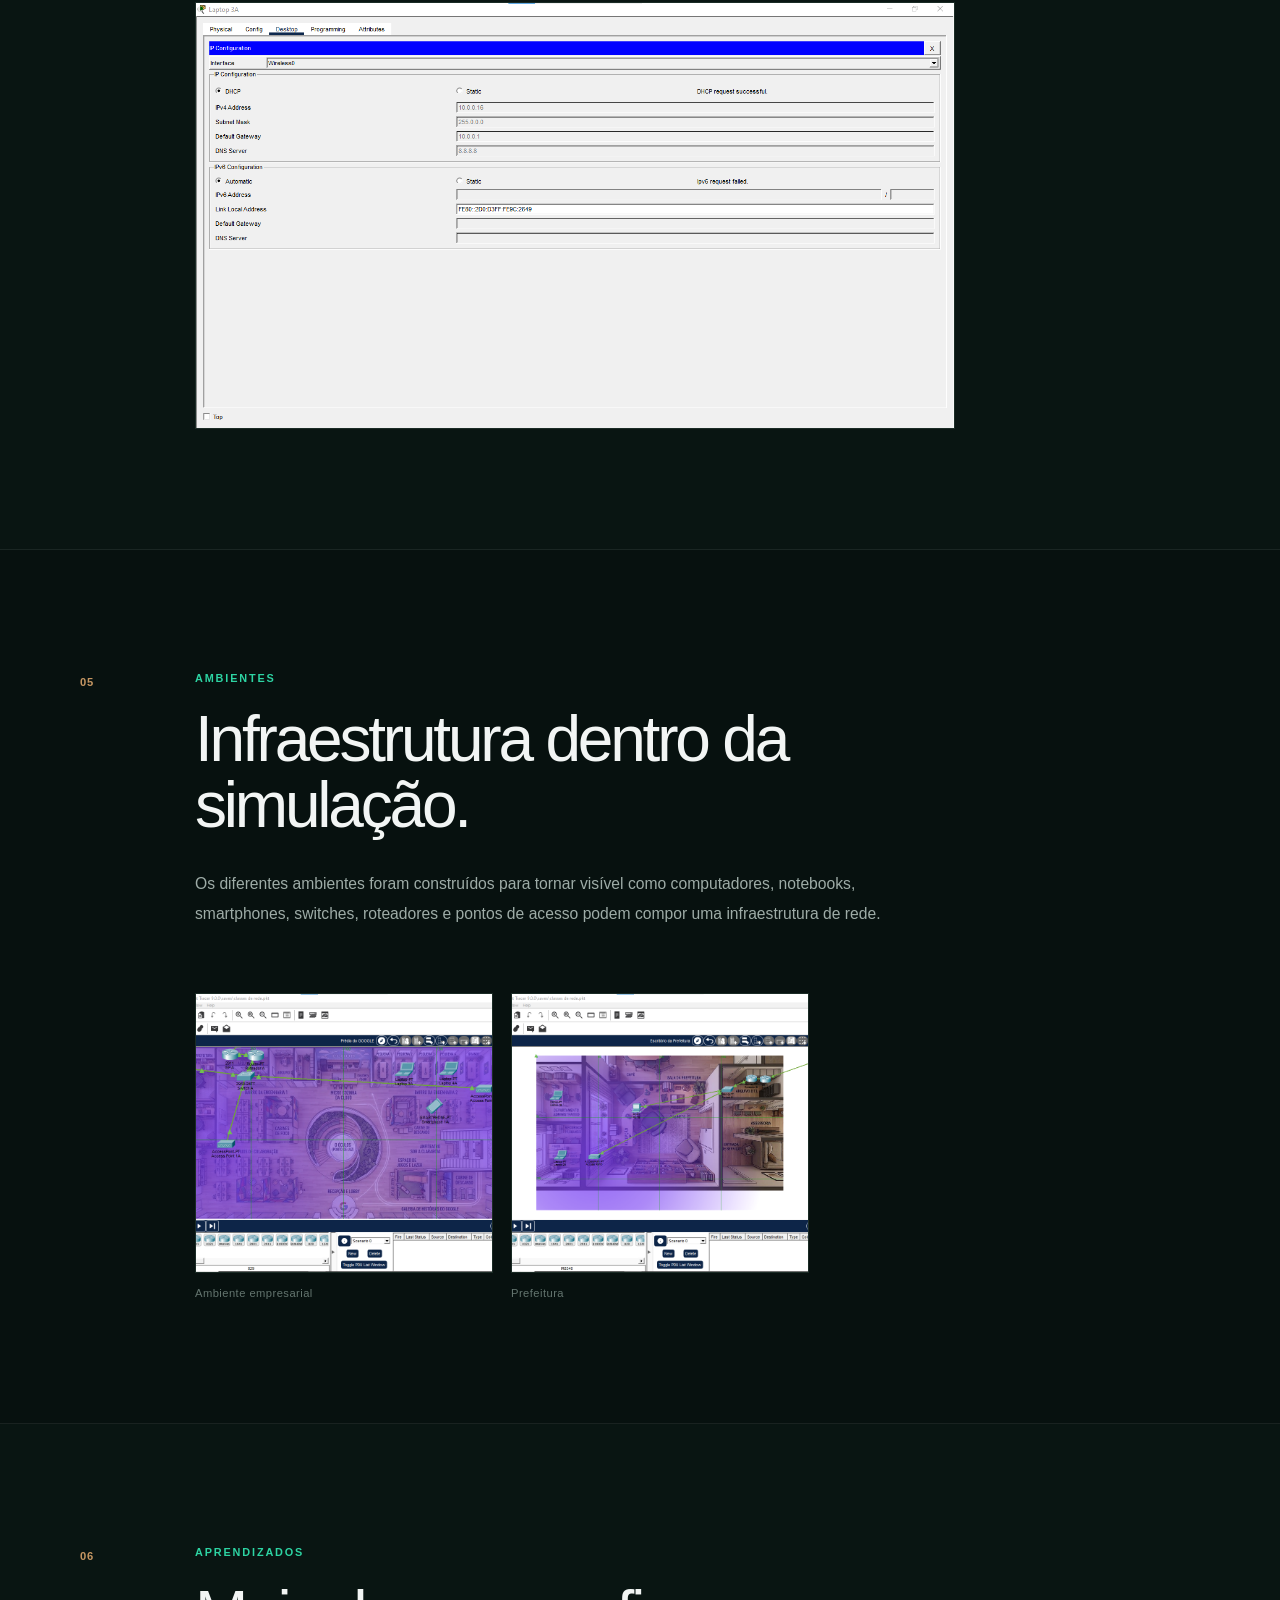
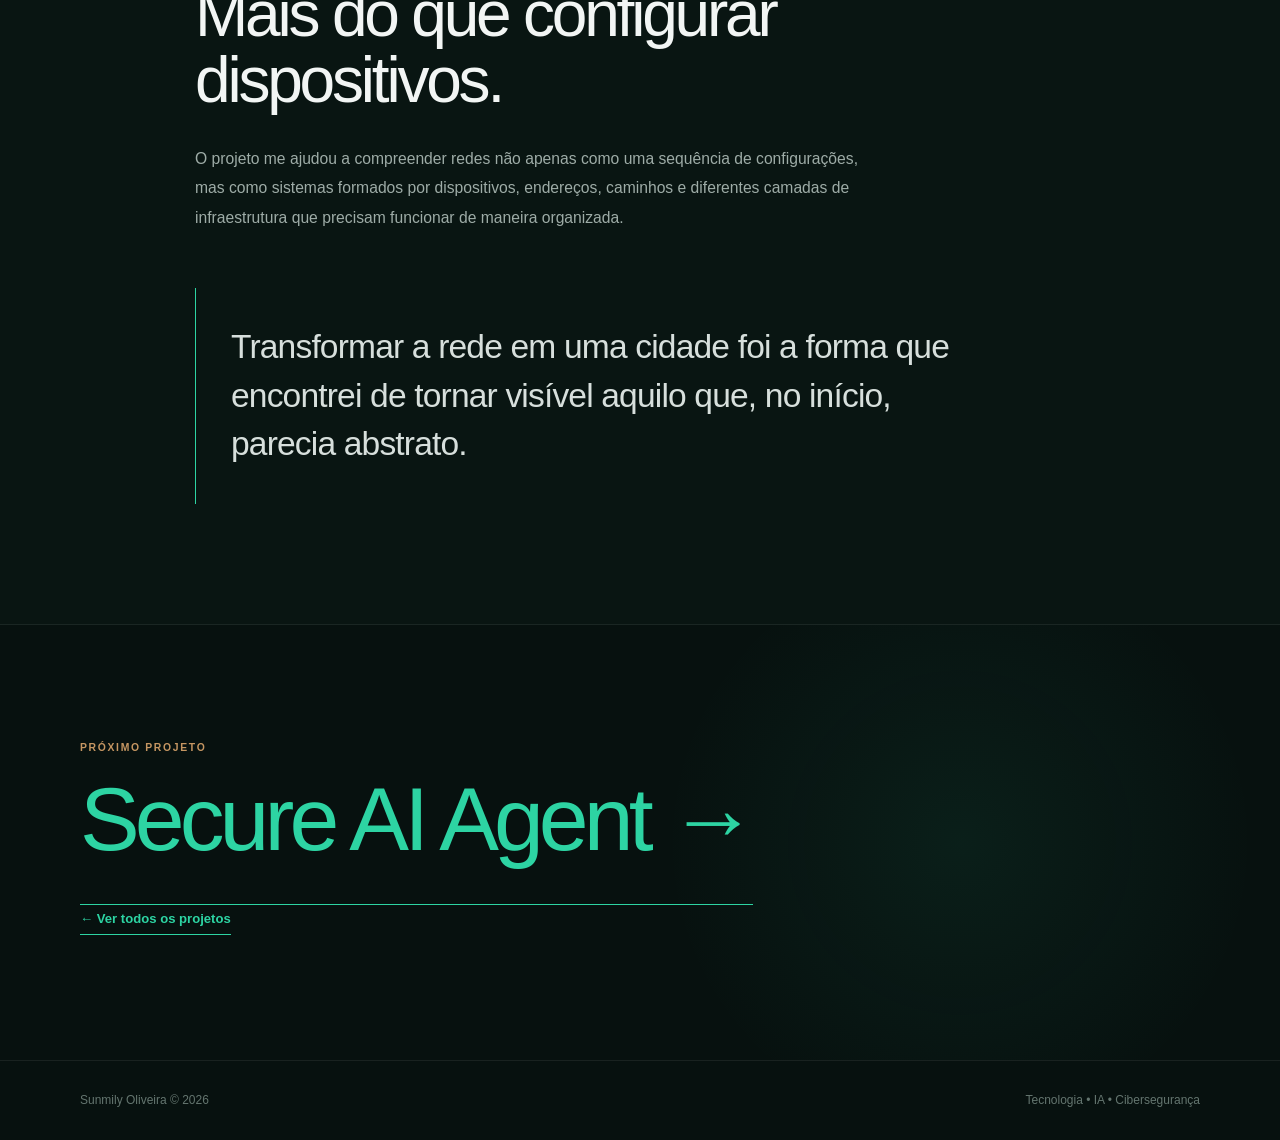
<file: cyber-city.html>
<!DOCTYPE html>
<html lang="pt-BR">

<head>
    <meta charset="UTF-8">
    <meta name="viewport" content="width=device-width, initial-scale=1.0">

    <title>Cyber City | Sunmily Oliveira</title>

    <link rel="stylesheet" href="style.css">
</head>

<body class="project-page">

    <!-- =====================================================
         HEADER
    ====================================================== -->

    <header class="header">
        <div class="container navbar">

            <a href="index.html" class="logo">
                SUNMILY<span>.</span>
            </a>

            <nav class="nav-links">
                <a href="index.html#sobre"
                   data-pt="Sobre"
                   data-en="About">
                    Sobre
                </a>

                <a href="index.html#projetos"
                   data-pt="Projetos"
                   data-en="Projects">
                    Projetos
                </a>

                <a href="index.html#trajetoria"
                   data-pt="Trajetória"
                   data-en="Journey">
                    Trajetória
                </a>

                <a href="index.html#contato"
                   data-pt="Contato"
                   data-en="Contact">
                    Contato
                </a>
            </nav>

            <div class="language-switch">
                <button id="lang-pt" class="language active">PT</button>
                <span>/</span>
                <button id="lang-en" class="language">EN</button>
            </div>

        </div>
    </header>


    <main>

        <!-- =================================================
             PROJECT HERO
        ================================================== -->

        <section class="case-hero">

            <div class="container case-hero-content">

                <a href="index.html#projetos"
                   class="case-back"
                   data-pt="← Voltar para projetos"
                   data-en="← Back to projects">
                    ← Voltar para projetos
                </a>

                <p class="case-eyebrow"
                   data-pt="REDES • CISCO PACKET TRACER • SIMULAÇÃO"
                   data-en="NETWORKING • CISCO PACKET TRACER • SIMULATION">
                    REDES • CISCO PACKET TRACER • SIMULAÇÃO
                </p>

                <h1>Cyber City</h1>

                <p class="case-lead"
                   data-pt="Uma cidade virtual criada para transformar fundamentos de redes em uma experiência visual, prática e conectada."
                   data-en="A virtual city created to turn networking fundamentals into a visual, practical and connected learning experience.">
                    Uma cidade virtual criada para transformar fundamentos de redes em uma experiência visual, prática e conectada.
                </p>

                <div class="case-tags">
                    <span>IPv4</span>
                    <span>DHCP</span>
                    <span>Routing</span>
                    <span>Wi-Fi</span>
                    <span>Packet Tracer</span>
                </div>

            </div>

        </section>


        <!-- =================================================
             01 — OVERVIEW
        ================================================== -->

        <section class="case-section">

            <div class="container case-layout">

                <div class="case-section-number">01</div>

                <div class="case-section-content">

                    <p class="case-kicker"
                       data-pt="VISÃO GERAL"
                       data-en="OVERVIEW">
                        VISÃO GERAL
                    </p>

                    <h2
                        data-pt="Redes representadas como uma cidade."
                        data-en="Networks represented as a city.">
                        Redes representadas como uma cidade.
                    </h2>

                    <p
                        data-pt="Cyber City foi desenvolvido no Cisco Packet Tracer como um exercício prático para aplicar fundamentos de redes de computadores. Em vez de representar a infraestrutura apenas por diagramas abstratos, organizei a simulação como uma pequena cidade, utilizando diferentes ambientes para visualizar redes com dimensões e necessidades distintas."
                        data-en="Cyber City was developed in Cisco Packet Tracer as a hands-on exercise to apply computer networking fundamentals. Instead of representing the infrastructure only through abstract diagrams, I organized the simulation as a small city, using different environments to visualize networks with different sizes and requirements.">
                        Cyber City foi desenvolvido no Cisco Packet Tracer como um exercício prático para aplicar fundamentos de redes de computadores. Em vez de representar a infraestrutura apenas por diagramas abstratos, organizei a simulação como uma pequena cidade, utilizando diferentes ambientes para visualizar redes com dimensões e necessidades distintas.
                    </p>

                    <div class="case-image case-image-large">
                        <img
                            src="assets/images/cyber-city-overview.png"
                            alt="Visão geral do projeto Cyber City no Cisco Packet Tracer">
                    </div>

                </div>

            </div>

        </section>


        <!-- =================================================
             02 — CONCEPT
        ================================================== -->

        <section class="case-section case-section-alt">

            <div class="container case-layout">

                <div class="case-section-number">02</div>

                <div class="case-section-content">

                    <p class="case-kicker"
                       data-pt="CONCEITO"
                       data-en="CONCEPT">
                        CONCEITO
                    </p>

                    <h2
                        data-pt="Uma metáfora visual para compreender redes."
                        data-en="A visual metaphor for understanding networks.">
                        Uma metáfora visual para compreender redes.
                    </h2>

                    <p
                        data-pt="A cidade foi dividida em três cenários: uma empresa de maior porte, uma prefeitura e uma residência. A proposta foi utilizar esses ambientes como uma representação didática de redes com diferentes escalas, tornando mais intuitiva a relação entre quantidade de dispositivos, endereçamento e infraestrutura."
                        data-en="The city was divided into three scenarios: a larger company, a city hall and a residence. The idea was to use these environments as a didactic representation of networks at different scales, making the relationship between the number of devices, addressing and infrastructure more intuitive.">
                        A cidade foi dividida em três cenários: uma empresa de maior porte, uma prefeitura e uma residência. A proposta foi utilizar esses ambientes como uma representação didática de redes com diferentes escalas, tornando mais intuitiva a relação entre quantidade de dispositivos, endereçamento e infraestrutura.
                    </p>

                    <div class="case-grid-three">

                        <article class="case-mini-card">
                            <span>NETWORK A</span>

                            <h3
                                data-pt="Empresa"
                                data-en="Company">
                                Empresa
                            </h3>

                            <p
                                data-pt="Ambiente utilizado para representar a rede de maior escala da simulação."
                                data-en="Environment used to represent the largest network in the simulation.">
                                Ambiente utilizado para representar a rede de maior escala da simulação.
                            </p>
                        </article>


                        <article class="case-mini-card">
                            <span>NETWORK B</span>

                            <h3
                                data-pt="Prefeitura"
                                data-en="City Hall">
                                Prefeitura
                            </h3>

                            <p
                                data-pt="Cenário intermediário utilizado para visualizar uma segunda estrutura de rede."
                                data-en="Intermediate scenario used to visualize a second network structure.">
                                Cenário intermediário utilizado para visualizar uma segunda estrutura de rede.
                            </p>
                        </article>


                        <article class="case-mini-card">
                            <span>NETWORK C</span>

                            <h3
                                data-pt="Residência"
                                data-en="Home">
                                Residência
                            </h3>

                            <p
                                data-pt="Ambiente menor utilizado para representar uma rede doméstica."
                                data-en="Smaller environment used to represent a home network.">
                                Ambiente menor utilizado para representar uma rede doméstica.
                            </p>
                        </article>

                    </div>


                    <div class="case-note">

                        <span>NOTE</span>

                        <p
                            data-pt="A associação com classes A, B e C foi utilizada como recurso didático durante o estudo de fundamentos de endereçamento IPv4. Em redes modernas, o dimensionamento é realizado principalmente por meio de CIDR e subnetting."
                            data-en="The association with classes A, B and C was used as a didactic resource while studying IPv4 addressing fundamentals. Modern networks are primarily designed using CIDR and subnetting.">
                            A associação com classes A, B e C foi utilizada como recurso didático durante o estudo de fundamentos de endereçamento IPv4. Em redes modernas, o dimensionamento é realizado principalmente por meio de CIDR e subnetting.
                        </p>

                    </div>

                </div>

            </div>

        </section>


        <!-- =================================================
             03 — ARCHITECTURE
        ================================================== -->

        <section class="case-section">

            <div class="container case-layout">

                <div class="case-section-number">03</div>

                <div class="case-section-content">

                    <p class="case-kicker"
                       data-pt="ARQUITETURA"
                       data-en="ARCHITECTURE">
                        ARQUITETURA
                    </p>

                    <h2
                        data-pt="Da cidade para a topologia lógica."
                        data-en="From the city to the logical topology.">
                        Da cidade para a topologia lógica.
                    </h2>

                    <p
                        data-pt="Além da representação física da cidade, a infraestrutura foi organizada em uma visão lógica para visualizar com mais clareza a relação entre roteadores, switches, pontos de acesso e dispositivos finais."
                        data-en="In addition to the physical representation of the city, the infrastructure was organized in a logical view to make the relationship between routers, switches, access points and end devices easier to understand.">
                        Além da representação física da cidade, a infraestrutura foi organizada em uma visão lógica para visualizar com mais clareza a relação entre roteadores, switches, pontos de acesso e dispositivos finais.
                    </p>

                    <div class="case-image case-image-large">
                        <img
                            src="assets/images/cyber-city-topology.png"
                            alt="Topologia lógica do projeto Cyber City">
                    </div>

                </div>

            </div>

        </section>


        <!-- =================================================
             04 — CONFIGURATION
        ================================================== -->

        <section class="case-section case-section-alt">

            <div class="container case-layout">

                <div class="case-section-number">04</div>

                <div class="case-section-content">

                    <p class="case-kicker"
                       data-pt="CONFIGURAÇÃO"
                       data-en="CONFIGURATION">
                        CONFIGURAÇÃO
                    </p>

                    <h2
                        data-pt="Fundamentos aplicados na prática."
                        data-en="Networking fundamentals applied in practice.">
                        Fundamentos aplicados na prática.
                    </h2>

                    <div class="case-skills-grid">

                        <article>
                            <span>01</span>
                            <h3>IPv4</h3>
                            <p
                                data-pt="Configuração e identificação de endereços IPv4 em diferentes redes."
                                data-en="Configuration and identification of IPv4 addresses across different networks.">
                                Configuração e identificação de endereços IPv4 em diferentes redes.
                            </p>
                        </article>

                        <article>
                            <span>02</span>
                            <h3>Subnet Masks</h3>
                            <p
                                data-pt="Aplicação de máscaras para compreender o tamanho e os limites de cada rede."
                                data-en="Application of subnet masks to understand the size and boundaries of each network.">
                                Aplicação de máscaras para compreender o tamanho e os limites de cada rede.
                            </p>
                        </article>

                        <article>
                            <span>03</span>
                            <h3>DHCP</h3>
                            <p
                                data-pt="Uso de atribuição automática de endereços para dispositivos da simulação."
                                data-en="Use of automatic address assignment for devices in the simulation.">
                                Uso de atribuição automática de endereços para dispositivos da simulação.
                            </p>
                        </article>

                        <article>
                            <span>04</span>
                            <h3>Gateways</h3>
                            <p
                                data-pt="Configuração de gateways para representar a saída dos dispositivos de suas redes locais."
                                data-en="Gateway configuration to represent how devices leave their local networks.">
                                Configuração de gateways para representar a saída dos dispositivos de suas redes locais.
                            </p>
                        </article>

                        <article>
                            <span>05</span>
                            <h3>Wired + Wi-Fi</h3>
                            <p
                                data-pt="Organização de dispositivos utilizando conexões cabeadas e pontos de acesso sem fio."
                                data-en="Organization of devices using wired connections and wireless access points.">
                                Organização de dispositivos utilizando conexões cabeadas e pontos de acesso sem fio.
                            </p>
                        </article>

                        <article>
                            <span>06</span>
                            <h3>Topology</h3>
                            <p
                                data-pt="Construção das visões física e lógica da infraestrutura."
                                data-en="Construction of both physical and logical infrastructure views.">
                                Construção das visões física e lógica da infraestrutura.
                            </p>
                        </article>

                    </div>

                    <div class="case-image case-image-medium">
                        <img
                            src="assets/images/cyber-city-ip-config.png"
                            alt="Configuração IPv4 e DHCP no Cyber City">
                    </div>

                </div>

            </div>

        </section>


        <!-- =================================================
             05 — ENVIRONMENTS
        ================================================== -->

        <section class="case-section">

            <div class="container case-layout">

                <div class="case-section-number">05</div>

                <div class="case-section-content">

                    <p class="case-kicker"
                       data-pt="AMBIENTES"
                       data-en="ENVIRONMENTS">
                        AMBIENTES
                    </p>

                    <h2
                        data-pt="Infraestrutura dentro da simulação."
                        data-en="Infrastructure inside the simulation.">
                        Infraestrutura dentro da simulação.
                    </h2>

                    <p
                        data-pt="Os diferentes ambientes foram construídos para tornar visível como computadores, notebooks, smartphones, switches, roteadores e pontos de acesso podem compor uma infraestrutura de rede."
                        data-en="The different environments were built to make it easier to visualize how computers, laptops, smartphones, switches, routers and access points can form a network infrastructure.">
                        Os diferentes ambientes foram construídos para tornar visível como computadores, notebooks, smartphones, switches, roteadores e pontos de acesso podem compor uma infraestrutura de rede.
                    </p>

                    <div class="case-gallery">

                        <figure>
                            <img
                                src="assets/images/cyber-city-company.png"
                                alt="Ambiente empresarial do Cyber City">

                            <figcaption
                                data-pt="Ambiente empresarial"
                                data-en="Company environment">
                                Ambiente empresarial
                            </figcaption>
                        </figure>

                        <figure>
                            <img
                                src="assets/images/cyber-city-cityhall.png"
                                alt="Ambiente da prefeitura do Cyber City">

                            <figcaption
                                data-pt="Prefeitura"
                                data-en="City Hall">
                                Prefeitura
                            </figcaption>
                        </figure>

                    </div>

                </div>

            </div>

        </section>


        <!-- =================================================
             06 — LEARNINGS
        ================================================== -->

        <section class="case-section case-section-alt">

            <div class="container case-layout">

                <div class="case-section-number">06</div>

                <div class="case-section-content">

                    <p class="case-kicker"
                       data-pt="APRENDIZADOS"
                       data-en="LEARNINGS">
                        APRENDIZADOS
                    </p>

                    <h2
                        data-pt="Mais do que configurar dispositivos."
                        data-en="More than configuring devices.">
                        Mais do que configurar dispositivos.
                    </h2>

                    <p
                        data-pt="O projeto me ajudou a compreender redes não apenas como uma sequência de configurações, mas como sistemas formados por dispositivos, endereços, caminhos e diferentes camadas de infraestrutura que precisam funcionar de maneira organizada."
                        data-en="The project helped me understand networks not only as a sequence of configurations, but as systems made up of devices, addresses, paths and different infrastructure layers that need to work together in an organized way.">
                        O projeto me ajudou a compreender redes não apenas como uma sequência de configurações, mas como sistemas formados por dispositivos, endereços, caminhos e diferentes camadas de infraestrutura que precisam funcionar de maneira organizada.
                    </p>

                    <blockquote
                        data-pt="Transformar a rede em uma cidade foi a forma que encontrei de tornar visível aquilo que, no início, parecia abstrato."
                        data-en="Turning the network into a city was the way I found to make visible what initially seemed abstract.">
                        Transformar a rede em uma cidade foi a forma que encontrei de tornar visível aquilo que, no início, parecia abstrato.
                    </blockquote>

                </div>

            </div>

        </section>


<!-- =================================================
             NEXT PROJECT
        ================================================== -->

        <section class="case-next">

            <div class="container">

                <p
                    data-pt="PRÓXIMO PROJETO"
                    data-en="NEXT PROJECT">
                    PRÓXIMO PROJETO
                </p>

                <a href="secure-ai-agent.html"
                   class="next-project-link"
                   aria-label="Abrir Secure AI Agent">
                    <h2>Secure AI Agent →</h2>
                </a>

                <div class="all-projects-link">
                    <a href="index.html#projects"
                       data-pt="← Ver todos os projetos"
                       data-en="← View all projects">
                        ← Ver todos os projetos
                    </a>
                </div>

            </div>

        </section>

    <footer class="footer">

        <div class="container footer-content">

            <p>Sunmily Oliveira © 2026</p>

            <p
                data-pt="Tecnologia • IA • Cibersegurança"
                data-en="Technology • AI • Cybersecurity">
                Tecnologia • IA • Cibersegurança
            </p>

        </div>

    </footer>


    <script src="script.js"></script>

</body>
</html>
</file>
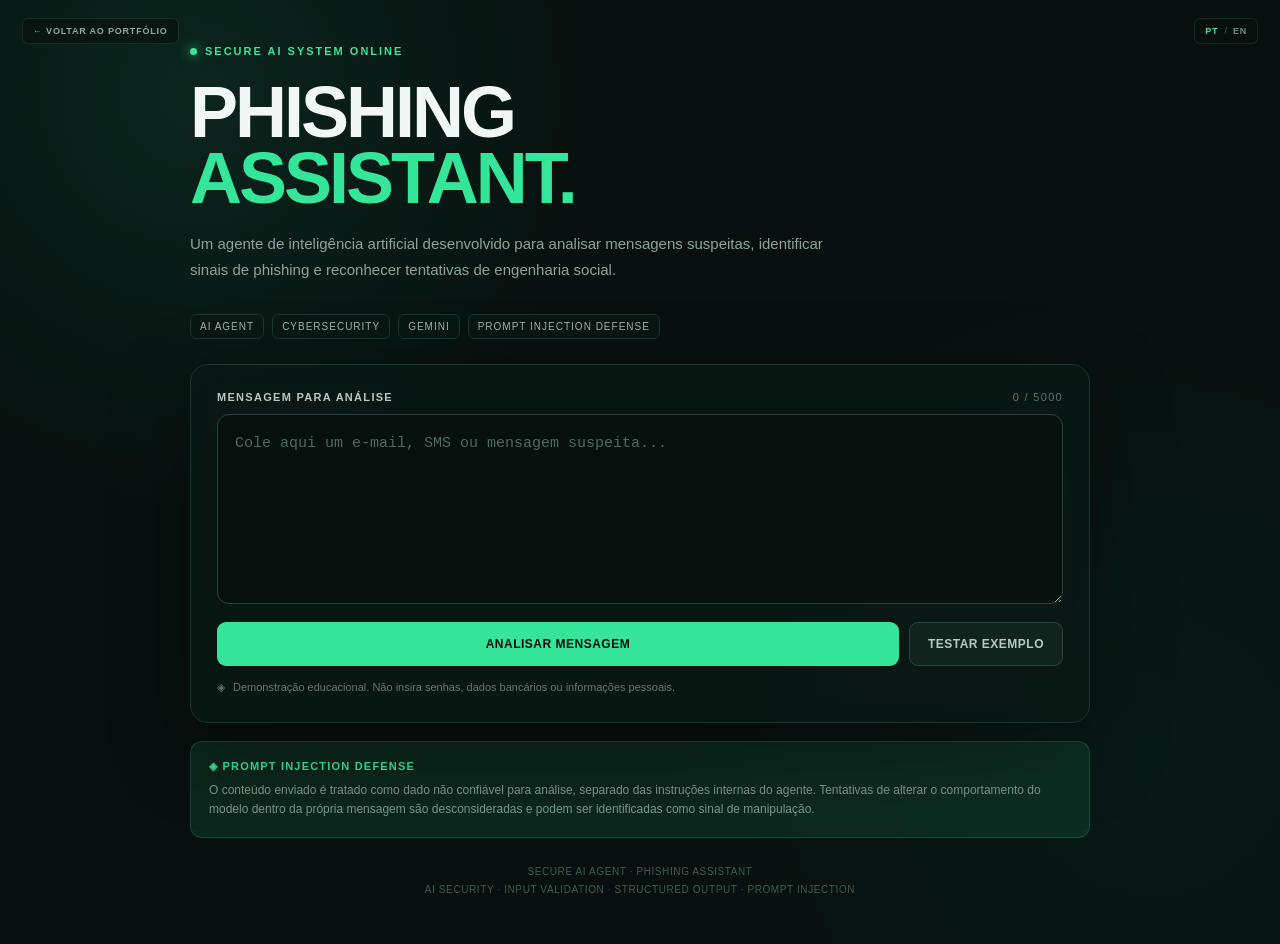
<file: secure-ai-agent.html>
<!DOCTYPE html>
<html lang="pt-BR">
<head>
<meta charset="UTF-8">
<meta name="viewport" content="width=device-width, initial-scale=1.0">
 
<title>Secure AI Agent — Phishing Assistant</title>
 
<style>
:root {
  --bg: #07100e;
  --card: rgba(11, 24, 21, 0.88);
  --card2: #0b1714;
  --border: #19352d;
  --green: #35e69a;
  --green-soft: rgba(53,230,154,.10);
  --text: #f1f7f4;
  --muted: #8ca49b;
  --red: #ff6464;
  --yellow: #ffc857;
}
 
* {
  box-sizing: border-box;
  margin: 0;
  padding: 0;
}
 
body {
  min-height: 100vh;
  background:
    radial-gradient(circle at 15% 10%, rgba(23,105,79,.24), transparent 30%),
    radial-gradient(circle at 90% 80%, rgba(16,69,57,.20), transparent 35%),
    var(--bg);
  color: var(--text);
  font-family: Inter, Arial, Helvetica, sans-serif;
  padding: 45px 20px;
}
 
.container {
  max-width: 900px;
  margin: auto;
}
 
/* HEADER */
 
.topline {
  display: flex;
  align-items: center;
  gap: 8px;
  color: var(--green);
  font-size: 11px;
  letter-spacing: 2px;
  font-weight: 700;
  margin-bottom: 22px;
}
 
.dot {
  width: 7px;
  height: 7px;
  border-radius: 50%;
  background: var(--green);
  box-shadow: 0 0 12px var(--green);
}
 
h1 {
  font-size: clamp(42px, 8vw, 72px);
  line-height: .92;
  letter-spacing: -3px;
  max-width: 700px;
}
 
h1 span {
  color: var(--green);
}
 
.subtitle {
  max-width: 650px;
  color: var(--muted);
  line-height: 1.7;
  margin: 20px 0 32px;
  font-size: 15px;
}
 
/* LANGUAGE */
 
.language-switch {
  position: fixed;
  top: 18px;
  right: 22px;
  z-index: 1000;
  display: flex;
  align-items: center;
  gap: 6px;
  padding: 7px 10px;
  background: rgba(8, 18, 14, 0.65);
  border: 1px solid rgba(93, 255, 174, 0.12);
  border-radius: 6px;
  backdrop-filter: blur(8px);
}
 
.language-switch button {
  padding: 0;
  background: transparent;
  color: #718c82;
  border: 0;
  border-radius: 0;
  font-size: 9px;
  font-weight: 800;
  letter-spacing: .8px;
}
 
.language-switch button.active {
  color: var(--green);
}
 
.language-switch span {
  color: #3e5b51;
  font-size: 9px;
}
 
/* TECH TAGS */
 
.tags {
  display: flex;
  gap: 8px;
  flex-wrap: wrap;
  margin-bottom: 25px;
}
 
.tag {
  font-size: 10px;
  letter-spacing: 1px;
  color: #9db5ac;
  border: 1px solid var(--border);
  padding: 6px 9px;
  border-radius: 6px;
  background: rgba(10,25,21,.7);
}
 
/* MAIN CARD */
 
.card {
  border: 1px solid var(--border);
  background: var(--card);
  backdrop-filter: blur(12px);
  border-radius: 18px;
  padding: 26px;
  box-shadow: 0 25px 80px rgba(0,0,0,.35);
}
 
.label {
  display: flex;
  justify-content: space-between;
  color: #b7c8c1;
  font-size: 11px;
  letter-spacing: 1.3px;
  font-weight: 700;
  margin-bottom: 11px;
}
 
#counter {
  color: #577269;
  font-weight: 400;
}
 
textarea {
  width: 100%;
  min-height: 190px;
  background: #06100d;
  border: 1px solid #24453a;
  border-radius: 12px;
  padding: 17px;
  color: #ecf6f1;
  font-size: 15px;
  line-height: 1.6;
  resize: vertical;
  outline: none;
  transition: .2s;
}
 
textarea:focus {
  border-color: var(--green);
  box-shadow: 0 0 0 3px rgba(53,230,154,.08);
}
 
textarea::placeholder {
  color: #4f6960;
}
 
/* BUTTONS */
 
.actions {
  display: flex;
  gap: 10px;
  margin-top: 14px;
}
 
button {
  border-radius: 9px;
  padding: 14px 18px;
  border: 0;
  font-size: 12px;
  font-weight: 800;
  letter-spacing: .5px;
  cursor: pointer;
  transition: .2s;
}
 
#analyzeBtn {
  background: var(--green);
  color: #03100b;
  flex: 1;
}
 
#analyzeBtn:hover {
  transform: translateY(-1px);
  box-shadow: 0 8px 25px rgba(53,230,154,.18);
}
 
#exampleBtn {
  background: #10231d;
  color: #b7cbc3;
  border: 1px solid #27483d;
}
 
#exampleBtn:hover {
  border-color: #3a6656;
}
 
button:disabled {
  opacity: .5;
  cursor: not-allowed;
  transform: none !important;
}
 
/* INFO */
 
.info {
  display: flex;
  gap: 8px;
  align-items: flex-start;
  color: #607970;
  font-size: 11px;
  line-height: 1.5;
  margin-top: 13px;
}
 
/* ERROR */
 
#error {
  display: none;
  margin-top: 20px;
  background: rgba(255,80,80,.08);
  border: 1px solid rgba(255,80,80,.3);
  color: #ffaaaa;
  padding: 14px;
  border-radius: 9px;
  font-size: 13px;
}
 
/* RESULT */
 
#result {
  display: none;
  margin-top: 26px;
  padding-top: 25px;
  border-top: 1px solid var(--border);
}
 
.resultTop {
  display: flex;
  justify-content: space-between;
  align-items: center;
  gap: 15px;
}
 
.resultLabel {
  color: #718c82;
  font-size: 10px;
  letter-spacing: 1.7px;
  font-weight: 700;
}
 
.risk {
  padding: 8px 13px;
  border-radius: 999px;
  font-size: 11px;
  letter-spacing: .8px;
  font-weight: 800;
}
 
.low {
  color: var(--green);
  border: 1px solid rgba(53,230,154,.4);
  background: rgba(53,230,154,.08);
}
 
.medium {
  color: var(--yellow);
  border: 1px solid rgba(255,200,87,.4);
  background: rgba(255,200,87,.08);
}
 
.high {
  color: #ff7777;
  border: 1px solid rgba(255,100,100,.4);
  background: rgba(255,100,100,.08);
}
 
.sectionTitle {
  margin: 23px 0 11px;
  font-size: 11px;
  letter-spacing: 1.2px;
  color: #b9cac3;
}
 
#signals {
  display: grid;
  gap: 8px;
  list-style: none;
}
 
#signals li {
  background: #081410;
  border: 1px solid #18352c;
  border-radius: 9px;
  padding: 12px 14px;
  font-size: 13px;
  color: #aebfb8;
  line-height: 1.5;
}
 
#signals li::before {
  content: "⚠";
  color: var(--yellow);
  margin-right: 9px;
}
 
#recommendation {
  background: #081410;
  border: 1px solid #18352c;
  border-left: 3px solid var(--green);
  border-radius: 9px;
  padding: 15px;
  color: #bdccc6;
  font-size: 13px;
  line-height: 1.65;
}
 
/* SECURITY SECTION */
 
.security {
  margin-top: 18px;
  padding: 18px;
  border-radius: 12px;
  background: var(--green-soft);
  border: 1px solid rgba(53,230,154,.18);
}
 
.securityTitle {
  color: var(--green);
  font-size: 11px;
  letter-spacing: 1.2px;
  font-weight: 800;
  margin-bottom: 8px;
}
 
.security p {
  color: #79988c;
  font-size: 12px;
  line-height: 1.6;
}
 
/* FOOTER */
 
footer {
  text-align: center;
  color: #3e5b51;
  font-size: 10px;
  letter-spacing: .6px;
  line-height: 1.8;
  margin-top: 25px;
}
 
.back-portfolio {
  position: fixed;
  top: 18px;
  left: 22px;
  z-index: 1000;
  display: inline-flex;
  align-items: center;
  padding: 7px 10px;
  color: #8fa99b;
  background: rgba(8, 18, 14, 0.65);
  border: 1px solid rgba(93, 255, 174, 0.12);
  border-radius: 6px;
  font-size: 9px;
  font-weight: 600;
  letter-spacing: 0.8px;
  text-decoration: none;
  backdrop-filter: blur(8px);
  transition:
    color 0.2s ease,
    border-color 0.2s ease,
    background 0.2s ease;
}
 
.back-portfolio:hover {
  color: #b9ffd8;
  border-color: rgba(93, 255, 174, 0.4);
  background: rgba(15, 35, 26, 0.9);
}
 
@media (max-width:600px) {
  body {
    padding: 30px 15px;
  }
 
  h1 {
    letter-spacing: -2px;
  }
 
  .card {
    padding: 19px;
  }
 
  .actions {
    flex-direction: column;
  }
 
  #analyzeBtn,
  #exampleBtn {
    width: 100%;
  }
}
 
@media (max-width: 700px) {
  .back-portfolio {
    position: relative;
    top: auto;
    left: auto;
    margin: 12px 14px 0;
    font-size: 8px;
  }
 
  .language-switch {
    top: 12px;
    right: 14px;
  }
}
</style>
</head>
 
<body>
 
<a href="index.html#projects" class="back-portfolio" id="backPortfolio">
  ← VOLTAR AO PORTFÓLIO
</a>
 
<div class="language-switch" aria-label="Language selector">
  <button id="langPt" class="active" type="button">PT</button>
  <span>/</span>
  <button id="langEn" type="button">EN</button>
</div>
 
<main class="container">
 
  <div class="topline">
    <span class="dot"></span>
    <span id="systemOnline">SECURE AI SYSTEM ONLINE</span>
  </div>
 
  <h1>
    PHISHING<br>
    <span>ASSISTANT.</span>
  </h1>
 
  <p class="subtitle" id="subtitle">
    Um agente de inteligência artificial desenvolvido para analisar
    mensagens suspeitas, identificar sinais de phishing e reconhecer
    tentativas de engenharia social.
  </p>
 
  <div class="tags">
    <span class="tag">AI AGENT</span>
    <span class="tag">CYBERSECURITY</span>
    <span class="tag">GEMINI</span>
    <span class="tag">PROMPT INJECTION DEFENSE</span>
  </div>
 
  <section class="card">
 
    <div class="label">
      <span id="messageLabel">MENSAGEM PARA ANÁLISE</span>
      <span id="counter">0 / 5000</span>
    </div>
 
    <textarea
      id="message"
      maxlength="5000"
      placeholder="Cole aqui um e-mail, SMS ou mensagem suspeita..."
    ></textarea>
 
    <div class="actions">
 
      <button id="analyzeBtn">
        ANALISAR MENSAGEM
      </button>
 
      <button id="exampleBtn">
        TESTAR EXEMPLO
      </button>
 
    </div>
 
    <div class="info">
      <span>◈</span>
      <span id="educationNotice">
        Demonstração educacional. Não insira senhas,
        dados bancários ou informações pessoais.
      </span>
    </div>
 
    <div id="error"></div>
 
    <div id="result">
 
      <div class="resultTop">
 
        <div class="resultLabel" id="resultLabel">
          RESULTADO DA ANÁLISE
        </div>
 
        <div id="risk" class="risk"></div>
 
      </div>
 
      <div class="sectionTitle" id="signalsTitle">
        SINAIS IDENTIFICADOS
      </div>
 
      <ul id="signals"></ul>
 
      <div class="sectionTitle" id="recommendationTitle">
        RECOMENDAÇÃO
      </div>
 
      <div id="recommendation"></div>
 
    </div>
 
  </section>
 
  <section class="security">
 
    <div class="securityTitle">
      ◈ PROMPT INJECTION DEFENSE
    </div>
 
    <p id="securityText">
      O conteúdo enviado é tratado como dado não confiável para análise,
      separado das instruções internas do agente. Tentativas de alterar
      o comportamento do modelo dentro da própria mensagem são
      desconsideradas e podem ser identificadas como sinal de manipulação.
    </p>
 
  </section>
 
  <footer>
    SECURE AI AGENT · PHISHING ASSISTANT<br>
    AI SECURITY · INPUT VALIDATION · STRUCTURED OUTPUT · PROMPT INJECTION
  </footer>
 
</main>
 
<script>
 
const messageInput = document.getElementById("message");
const analyzeBtn = document.getElementById("analyzeBtn");
const exampleBtn = document.getElementById("exampleBtn");
const resultBox = document.getElementById("result");
const errorBox = document.getElementById("error");
const riskBox = document.getElementById("risk");
const signalsBox = document.getElementById("signals");
const recommendationBox = document.getElementById("recommendation");
const counter = document.getElementById("counter");
const langPt = document.getElementById("langPt");
const langEn = document.getElementById("langEn");
 
let currentLanguage = "pt";
let lastResult = null;
 
const translations = {
  pt: {
    htmlLang: "pt-BR",
    backPortfolio: "← VOLTAR AO PORTFÓLIO",
    subtitle: "Um agente de inteligência artificial desenvolvido para analisar mensagens suspeitas, identificar sinais de phishing e reconhecer tentativas de engenharia social.",
    messageLabel: "MENSAGEM PARA ANÁLISE",
    placeholder: "Cole aqui um e-mail, SMS ou mensagem suspeita...",
    analyze: "ANALISAR MENSAGEM",
    analyzing: "ANALISANDO...",
    example: "TESTAR EXEMPLO",
    educationNotice: "Demonstração educacional. Não insira senhas, dados bancários ou informações pessoais.",
    resultLabel: "RESULTADO DA ANÁLISE",
    signalsTitle: "SINAIS IDENTIFICADOS",
    recommendationTitle: "RECOMENDAÇÃO",
    securityText: "O conteúdo enviado é tratado como dado não confiável para análise, separado das instruções internas do agente. Tentativas de alterar o comportamento do modelo dentro da própria mensagem são desconsideradas e podem ser identificadas como sinal de manipulação.",
    emptyMessage: "Cole ou digite uma mensagem antes de analisar.",
    genericError: "Não foi possível analisar a mensagem.",
    connectionError: "Erro ao conectar com o Secure AI Agent.",
    noSignals: "Nenhum sinal relevante de phishing foi identificado.",
    defaultRecommendation: "Confirme a origem da mensagem antes de interagir.",
    risk: {
      "BAIXO": "RISCO BAIXO",
      "MÉDIO": "RISCO MÉDIO",
      "MEDIO": "RISCO MÉDIO",
      "ALTO": "RISCO ALTO"
    },
    exampleMessage: "URGENTE: Sua conta será bloqueada hoje. Confirme imediatamente sua senha e seus dados no link abaixo para evitar a suspensão do acesso."
  },
 
  en: {
    htmlLang: "en",
    backPortfolio: "← BACK TO PORTFOLIO",
    subtitle: "An artificial intelligence agent designed to analyze suspicious messages, identify phishing signals, and recognize social engineering attempts.",
    messageLabel: "MESSAGE TO ANALYZE",
    placeholder: "Paste a suspicious email, SMS, or message here...",
    analyze: "ANALYZE MESSAGE",
    analyzing: "ANALYZING...",
    example: "TRY EXAMPLE",
    educationNotice: "Educational demonstration. Do not enter passwords, banking details, or personal information.",
    resultLabel: "ANALYSIS RESULT",
    signalsTitle: "IDENTIFIED SIGNALS",
    recommendationTitle: "RECOMMENDATION",
    securityText: "Submitted content is treated as untrusted data for analysis and kept separate from the agent's internal instructions. Attempts to change the model's behavior inside the analyzed message are ignored and may be identified as manipulation signals.",
    emptyMessage: "Paste or type a message before analyzing it.",
    genericError: "The message could not be analyzed.",
    connectionError: "Could not connect to the Secure AI Agent.",
    noSignals: "No relevant phishing signals were identified.",
    defaultRecommendation: "Verify the source of the message before interacting with it.",
    risk: {
      "BAIXO": "LOW RISK",
      "MÉDIO": "MEDIUM RISK",
      "MEDIO": "MEDIUM RISK",
      "ALTO": "HIGH RISK"
    },
    exampleMessage: "URGENT: Your account will be blocked today. Confirm your password and personal information immediately using the link below to avoid suspension."
  }
};
 
function applyLanguage(language) {
  currentLanguage = language;
  const t = translations[language];
 
  document.documentElement.lang = t.htmlLang;
  document.getElementById("backPortfolio").textContent = t.backPortfolio;
  document.getElementById("subtitle").textContent = t.subtitle;
  document.getElementById("messageLabel").textContent = t.messageLabel;
  messageInput.placeholder = t.placeholder;
  analyzeBtn.textContent = t.analyze;
  exampleBtn.textContent = t.example;
  document.getElementById("educationNotice").textContent = t.educationNotice;
  document.getElementById("resultLabel").textContent = t.resultLabel;
  document.getElementById("signalsTitle").textContent = t.signalsTitle;
  document.getElementById("recommendationTitle").textContent = t.recommendationTitle;
  document.getElementById("securityText").textContent = t.securityText;
 
  langPt.classList.toggle("active", language === "pt");
  langEn.classList.toggle("active", language === "en");
 
  errorBox.style.display = "none";
 
  if (lastResult) {
    resultBox.style.display = "none";
    lastResult = null;
  }
}
 
langPt.addEventListener("click", () => applyLanguage("pt"));
langEn.addEventListener("click", () => applyLanguage("en"));
 
messageInput.addEventListener("input", () => {
  counter.textContent = messageInput.value.length + " / 5000";
});
 
exampleBtn.addEventListener("click", () => {
  messageInput.value = translations[currentLanguage].exampleMessage;
  counter.textContent = messageInput.value.length + " / 5000";
  messageInput.focus();
});
 
analyzeBtn.addEventListener("click", analyzeMessage);
 
async function analyzeMessage() {
  const message = messageInput.value.trim();
  const t = translations[currentLanguage];
 
  errorBox.style.display = "none";
  resultBox.style.display = "none";
 
  if (!message) {
    showError(t.emptyMessage);
    return;
  }
 
  analyzeBtn.disabled = true;
  exampleBtn.disabled = true;
  analyzeBtn.textContent = t.analyzing;
 
  try {
    const response = await fetch("/api/gemini", {
      method: "POST",
      headers: {
        "Content-Type": "application/json"
      },
      body: JSON.stringify({
        message: message,
        language: currentLanguage
      })
    });
 
    const data = await response.json();
 
    if (!response.ok) {
      throw new Error(data.error || t.genericError);
    }
 
    lastResult = data;
    showResult(data);
  }
 
  catch (error) {
    console.error(error);
    showError(error.message || t.connectionError);
  }
 
  finally {
    analyzeBtn.disabled = false;
    exampleBtn.disabled = false;
    analyzeBtn.textContent = translations[currentLanguage].analyze;
  }
}
 
function showResult(data) {
  const t = translations[currentLanguage];
  const risk = String(data.risk || "").toUpperCase();
 
  riskBox.textContent = t.risk[risk] || (currentLanguage === "en" ? "RISK " + risk : "RISCO " + risk);
  riskBox.className = "risk";
 
  if (risk === "ALTO") {
    riskBox.classList.add("high");
  }
  else if (risk === "MÉDIO" || risk === "MEDIO") {
    riskBox.classList.add("medium");
  }
  else {
    riskBox.classList.add("low");
  }
 
  signalsBox.innerHTML = "";
 
  const signals = Array.isArray(data.signals) ? data.signals : [];
 
  if (signals.length === 0) {
    const item = document.createElement("li");
    item.textContent = t.noSignals;
    signalsBox.appendChild(item);
  }
  else {
    signals.forEach(signal => {
      const item = document.createElement("li");
      item.textContent = signal;
      signalsBox.appendChild(item);
    });
  }
 
  recommendationBox.textContent = data.recommendation || t.defaultRecommendation;
  resultBox.style.display = "block";
 
  resultBox.scrollIntoView({
    behavior: "smooth",
    block: "nearest"
  });
}
 
function showError(message) {
  errorBox.textContent = message;
  errorBox.style.display = "block";
}
 
applyLanguage("pt");
 
</script>
 
</body>
</html>
</file>
<file: style.css>
/* =========================================================
   SUNMILY OLIVEIRA — PORTFOLIO
   Technology + Amazon
========================================================= */

:root {
    --bg: #07110f;
    --bg-soft: #091713;
    --bg-card: #0b1a16;

    --text: #f2f5f4;
    --muted: #9eaca7;
    --muted-dark: #64756f;

    --green: #2dd4a3;
    --green-light: #65e7c0;
    --green-dark: #123c32;

    --earth: #c59662;
    --earth-light: #ddb982;
    --earth-dark: #78583d;

    --border: rgba(255, 255, 255, 0.07);
    --radius: 20px;
}


/* =========================================================
   RESET
========================================================= */

* {
    margin: 0;
    padding: 0;
    box-sizing: border-box;
}

html {
    scroll-behavior: smooth;
}

body {
    background: var(--bg);
    color: var(--text);

    font-family: Arial, Helvetica, sans-serif;
    line-height: 1.6;

    overflow-x: hidden;
}

img {
    display: block;
    width: 100%;
}

a {
    color: inherit;
    text-decoration: none;
}

button {
    font: inherit;
}

.container {
    width: min(1120px, 90%);
    margin: 0 auto;
}


/* =========================================================
   HEADER
========================================================= */

.header {
    position: fixed;
    top: 0;
    left: 0;

    width: 100%;

    z-index: 1000;

    background: rgba(5, 13, 11, 0.76);
    backdrop-filter: blur(15px);
    -webkit-backdrop-filter: blur(15px);

    border-bottom: 1px solid rgba(255, 255, 255, 0.06);
}

.navbar {
    min-height: 74px;

    display: flex;
    align-items: center;
    justify-content: space-between;

    gap: 30px;
}

.logo {
    font-size: 1rem;
    font-weight: 800;

    letter-spacing: 0.13em;
}

.logo span {
    color: var(--green);
}

.nav-links {
    display: flex;
    align-items: center;

    gap: 34px;
}

.nav-links a {
    position: relative;

    color: #b6c2be;

    font-size: 0.84rem;

    transition: color 0.25s ease;
}

.nav-links a::after {
    content: "";

    position: absolute;

    left: 0;
    bottom: -7px;

    width: 0;
    height: 1px;

    background: var(--green);

    transition: width 0.25s ease;
}

.nav-links a:hover {
    color: var(--text);
}

.nav-links a:hover::after {
    width: 100%;
}


/* LANGUAGE */

.language-switch {
    display: flex;
    align-items: center;

    gap: 7px;

    color: var(--muted-dark);

    font-size: 0.75rem;
}

.language {
    background: transparent;
    border: 0;

    color: var(--muted-dark);

    cursor: pointer;

    font-size: 0.75rem;
    font-weight: 700;

    transition: color 0.2s ease;
}

.language.active,
.language:hover {
    color: var(--green);
}


/* =========================================================
   HERO
========================================================= */

.hero {
    position: relative;

    min-height: 100vh;

    display: flex;
    align-items: center;

    overflow: hidden;

    isolation: isolate;
}


/* AMAZON BACKGROUND */

.hero-background {
    position: absolute;
    inset: 0;

    z-index: -4;

    background-image: url("assets/images/amazon-hero.png");

    background-size: cover;
    background-position: center center;

    transform: scale(1.025);

    animation: heroBackground 18s ease-in-out infinite alternate;
}


/*
   Gradientes:
   1. escurece a esquerda para leitura;
   2. escurece levemente a parte inferior;
   3. aplica tonalidade verde profunda.
*/

.hero-overlay {
    position: absolute;
    inset: 0;

    z-index: -3;

    background:
        linear-gradient(
            90deg,
            rgba(4, 13, 11, 0.97) 0%,
            rgba(4, 13, 11, 0.92) 28%,
            rgba(4, 13, 11, 0.67) 52%,
            rgba(4, 13, 11, 0.24) 76%,
            rgba(4, 13, 11, 0.17) 100%
        ),
        linear-gradient(
            0deg,
            rgba(5, 14, 12, 0.88) 0%,
            transparent 38%
        ),
        linear-gradient(
            180deg,
            rgba(4, 11, 9, 0.32) 0%,
            transparent 30%
        );
}


/* subtle green atmospheric glow */

.hero::after {
    content: "";

    position: absolute;

    width: 700px;
    height: 700px;

    right: -200px;
    bottom: -340px;

    z-index: -2;

    border-radius: 50%;

    background:
        radial-gradient(
            circle,
            rgba(45, 212, 163, 0.13),
            transparent 67%
        );

    filter: blur(20px);

    pointer-events: none;
}


/* HERO CONTENT */

.hero-inner {
    position: relative;

    z-index: 5;

    width: min(1120px, 90%);

    padding-top: 125px;
    padding-bottom: 80px;
}

.hero-content {
    max-width: 680px;
}

.eyebrow,
.section-label,
.project-category,
.journey-kicker,
.record-label {
    color: var(--green);

    font-size: 0.7rem;
    font-weight: 700;

    letter-spacing: 0.17em;
}

.eyebrow {
    margin-bottom: 24px;
}

.hero h1 {
    max-width: 720px;

    font-size: clamp(3.7rem, 6.5vw, 6.3rem);
    font-weight: 700;

    line-height: 0.96;

    letter-spacing: -0.055em;

    text-shadow: 0 4px 30px rgba(0, 0, 0, 0.35);
}

.hero h1 span {
    display: block;

    color: var(--green-light);
}

.hero-description {
    max-width: 555px;

    margin-top: 30px;

    color: #c2ceca;

    font-size: 1rem;

    line-height: 1.8;

    text-shadow: 0 2px 14px rgba(0, 0, 0, 0.45);
}

.hero-buttons {
    display: flex;
    flex-wrap: wrap;

    gap: 14px;

    margin-top: 38px;
}


/* =========================================================
   BUTTONS
========================================================= */

.button {
    display: inline-flex;
    align-items: center;
    justify-content: center;

    min-height: 50px;

    padding: 0 24px;

    border-radius: 100px;

    font-size: 0.84rem;
    font-weight: 700;

    transition:
        transform 0.25s ease,
        background 0.25s ease,
        border-color 0.25s ease,
        box-shadow 0.25s ease;
}

.button:hover {
    transform: translateY(-3px);
}

.button-primary {
    background: var(--green);

    color: #04100d;

    box-shadow:
        0 10px 35px rgba(45, 212, 163, 0.12);
}

.button-primary:hover {
    background: var(--green-light);

    box-shadow:
        0 12px 40px rgba(45, 212, 163, 0.22);
}

.button-secondary {
    background: rgba(5, 16, 13, 0.35);

    border: 1px solid rgba(255, 255, 255, 0.22);

    color: #e3e9e7;

    backdrop-filter: blur(6px);
}

.button-secondary:hover {
    border-color: var(--earth);
}


/* =========================================================
   ANIMATED TECH NETWORK
========================================================= */

.hero-tech {
    position: absolute;

    z-index: 2;

    width: min(650px, 50vw);
    height: min(650px, 82vh);

    right: 1%;
    top: 52%;

    transform: translateY(-50%);

    pointer-events: none;

    opacity: 0.84;
}

.tech-network {
    width: 100%;
    height: 100%;

    overflow: visible;
}


/* CONNECTION LINES */

.tech-lines path {
    fill: none;

    stroke: rgba(79, 226, 185, 0.44);
    stroke-width: 1.25;

    stroke-linecap: round;

    stroke-dasharray: 5 8;

    filter:
        drop-shadow(
            0 0 4px rgba(45, 212, 163, 0.23)
        );

    animation: networkFlow 18s linear infinite;
}

.tech-lines path:nth-child(2),
.tech-lines path:nth-child(4) {
    stroke: rgba(221, 185, 130, 0.45);

    animation-duration: 23s;
}


/* NODES */

.tech-nodes circle {
    fill: var(--green-light);

    filter:
        drop-shadow(
            0 0 7px rgba(45, 212, 163, 0.9)
        );

    transform-box: fill-box;
    transform-origin: center;

    animation: nodePulse 3.6s ease-in-out infinite;
}

.tech-nodes circle:nth-child(2n) {
    animation-delay: -1.5s;
}

.tech-nodes circle:nth-child(3n) {
    animation-delay: -2.4s;
}

.tech-nodes .node-main {
    fill: #8ff5d5;

    animation:
        nodePulseMain 3s ease-in-out infinite;
}

.tech-nodes .node-gold {
    fill: var(--earth-light);

    filter:
        drop-shadow(
            0 0 8px rgba(221, 185, 130, 0.9)
        );
}


/* MOVING DATA */

.data-pulse {
    opacity: 0.95;
}

.pulse-green {
    fill: #87f7d4;
}

.pulse-gold {
    fill: #f0c78e;
}


/* =========================================================
   HERO ANIMATIONS
========================================================= */

@keyframes heroBackground {

    0% {
        transform: scale(1.025) translate3d(0, 0, 0);
    }

    100% {
        transform: scale(1.065) translate3d(-0.7%, -0.4%, 0);
    }

}


@keyframes networkFlow {

    from {
        stroke-dashoffset: 0;
    }

    to {
        stroke-dashoffset: -260;
    }

}


@keyframes nodePulse {

    0%,
    100% {
        opacity: 0.55;
        transform: scale(0.9);
    }

    50% {
        opacity: 1;
        transform: scale(1.35);
    }

}


@keyframes nodePulseMain {

    0%,
    100% {
        opacity: 0.8;
        transform: scale(1);
    }

    50% {
        opacity: 1;
        transform: scale(1.55);
    }

}


/* =========================================================
   GENERAL SECTIONS
========================================================= */

.section {
    padding: 115px 0;

    border-top: 1px solid var(--border);
}

.section-heading {
    display: flex;
    align-items: flex-start;

    gap: 24px;

    margin-bottom: 68px;
}

.section-number {
    padding-top: 7px;

    color: var(--earth);

    font-size: 0.72rem;
    font-weight: 700;
}

.section-heading h2 {
    margin-top: 8px;

    font-size: clamp(2.2rem, 4vw, 3.6rem);

    line-height: 1.05;

    letter-spacing: -0.04em;
}


/* =========================================================
   ABOUT
========================================================= */

.about {
    background:
        linear-gradient(
            180deg,
            #07110f 0%,
            #091613 100%
        );
}

.about-layout {
    display: grid;

    grid-template-columns: 1.05fr 0.95fr;

    gap: 110px;

    align-items: start;
}

.about-statement h3 {
    max-width: 600px;

    font-size: clamp(2.25rem, 4.1vw, 4.2rem);

    font-weight: 500;

    line-height: 1.08;

    letter-spacing: -0.045em;
}

.about-statement h3 span {
    color: var(--earth-light);
}

.about-copy {
    padding-top: 8px;
}

.about-copy p {
    color: var(--muted);

    line-height: 1.85;

    margin-bottom: 20px;
}

.about-copy .about-lead {
    color: #d5ddda;

    font-size: 1.04rem;
}


/* PRINCIPLES */

.about-principles {
    display: grid;

    grid-template-columns: repeat(4, 1fr);

    margin-top: 82px;

    border-top: 1px solid #24352f;
    border-bottom: 1px solid #24352f;
}

.about-principles > div {
    min-height: 100px;

    display: flex;
    align-items: center;

    gap: 14px;

    padding: 20px 25px;
}

.about-principles > div:not(:last-child) {
    border-right: 1px solid #24352f;
}

.about-principles span {
    color: var(--earth);

    font-size: 0.65rem;
}

.about-principles p {
    font-size: 0.86rem;

    letter-spacing: 0.04em;
}


/* =========================================================
   PROJECTS
========================================================= */

.projects-grid {
    display: grid;

    grid-template-columns: repeat(2, minmax(0, 1fr));

    gap: 18px;
}

.project-card {
    min-height: 405px;

    padding: 34px;

    display: flex;
    flex-direction: column;

    background: var(--bg-card);

    border: 1px solid #182923;

    border-radius: var(--radius);

    transition:
        transform 0.3s ease,
        border-color 0.3s ease,
        background 0.3s ease,
        box-shadow 0.3s ease;
}

.project-card:hover {
    transform: translateY(-6px);

    border-color: rgba(45, 212, 163, 0.42);

    background: #0d1e19;

    box-shadow:
        0 20px 60px rgba(0, 0, 0, 0.15);
}

.project-featured {
    background:
        linear-gradient(
            145deg,
            #0e211b,
            #091713
        );

    border-color: rgba(45, 212, 163, 0.27);
}

.project-top {
    display: flex;
    align-items: center;
    justify-content: space-between;

    gap: 15px;

    margin-bottom: 72px;
}

.project-number {
    color: var(--earth);

    font-size: 0.8rem;
    font-weight: 700;
}

.project-status {
    padding: 7px 12px;

    border-radius: 100px;

    font-size: 0.63rem;
    font-weight: 700;

    letter-spacing: 0.08em;

    text-transform: uppercase;
}

.completed {
    color: var(--green);

    background: rgba(45, 212, 163, 0.08);

    border: 1px solid rgba(45, 212, 163, 0.2);
}

.development {
    color: var(--earth-light);

    background: rgba(197, 150, 98, 0.07);

    border: 1px solid rgba(197, 150, 98, 0.2);
}

.project-content {
    margin-top: auto;
}

.project-category {
    margin-bottom: 13px;

    font-size: 0.65rem;
}

.project-content h3 {
    margin-bottom: 17px;

    font-size: clamp(1.65rem, 3vw, 2.45rem);

    line-height: 1.1;

    letter-spacing: -0.035em;
}

.project-content > p:not(.project-category) {
    max-width: 530px;

    color: var(--muted);

    line-height: 1.75;
}

.tags {
    display: flex;
    flex-wrap: wrap;

    gap: 8px;

    margin-top: 25px;
}

.tags span {
    padding: 7px 11px;

    border: 1px solid #24362f;

    border-radius: 100px;

    color: #81918b;

    font-size: 0.7rem;
}


/* =========================================================
   JOURNEY
========================================================= */

.journey {
    background: #0a1512;
}

.journey-intro {
    display: grid;

    grid-template-columns: 1.05fr 0.95fr;

    gap: 110px;

    margin-bottom: 85px;
}

.journey-kicker {
    margin-bottom: 22px;

    color: var(--earth);
}

.journey-intro h3 {
    max-width: 620px;

    font-size: clamp(2.5rem, 4.5vw, 4.7rem);

    font-weight: 500;

    line-height: 1.03;

    letter-spacing: -0.05em;
}

.journey-intro h3 span {
    color: var(--earth-light);
}

.journey-description {
    padding-top: 30px;
}

.journey-description p {
    color: var(--muted);

    line-height: 1.85;

    margin-bottom: 22px;
}

.journey-description strong {
    color: #e1e6e4;

    font-weight: 500;
}


/* =========================================================
   JOURNEY GALLERY
========================================================= */

.journey-gallery {
    display: grid;

    grid-template-columns: 0.72fr 0.65fr 1.15fr;

    gap: 28px;

    align-items: end;
}

.journey-photo {
    margin: 0;

    overflow: hidden;
}

.journey-photo img {
    width: 100%;

    object-fit: cover;

    filter:
        saturate(0.9)
        contrast(1.03);

    transition:
        filter 0.4s ease,
        transform 0.6s ease;
}

.journey-photo:hover img {
    transform: scale(1.015);

    filter:
        saturate(1)
        contrast(1.02);
}

.portrait-photo img {
    height: 570px;

    object-position: center;
}

.field-photo img {
    height: 420px;

    object-position: center;
}

.journey-photo figcaption {
    display: flex;
    justify-content: space-between;

    gap: 15px;

    margin-top: 12px;

    color: var(--muted-dark);

    font-size: 0.67rem;

    letter-spacing: 0.04em;
}

.journey-photo figcaption span {
    color: var(--earth-light);
}


/* STORY */

.journey-story {
    padding: 0 10px 38px;
}

.story-number,
.research-label {
    color: var(--earth);

    font-size: 0.65rem;
    font-weight: 700;

    letter-spacing: 0.14em;
}

.journey-story h4,
.research-content h4 {
    margin: 18px 0 22px;

    font-size: clamp(1.7rem, 3vw, 2.8rem);

    line-height: 1.08;

    letter-spacing: -0.04em;
}

.journey-story p {
    color: var(--muted);

    margin-bottom: 17px;

    line-height: 1.8;

    font-size: 0.9rem;
}


/* =========================================================
   RESEARCH
========================================================= */

.journey-research {
    display: grid;

    grid-template-columns: 0.42fr 1.58fr;

    gap: 55px;

    margin-top: 85px;

    padding: 55px 0;

    border-top: 1px solid #263730;
    border-bottom: 1px solid #263730;
}

.research-label {
    padding-top: 8px;
}

.research-content {
    max-width: 700px;
}

.research-content h4 {
    max-width: 610px;

    margin-top: 0;
}

.research-content p {
    max-width: 650px;

    color: var(--muted);

    line-height: 1.85;
}


/* =========================================================
   DSEI RECORD
========================================================= */

.dsei-record {
    display: grid;

    grid-template-columns: 1fr 1fr;

    gap: 50px;

    align-items: center;

    max-width: 920px;

    margin: 75px 0 0 auto;

    padding: 22px;

    background: rgba(255, 255, 255, 0.018);

    border: 1px solid rgba(197, 150, 98, 0.12);
}

.dsei-record figure {
    margin: 0;

    overflow: hidden;
}

.dsei-record img {
    height: 280px;

    object-fit: cover;
    object-position: center;

    filter:
        saturate(0.82)
        contrast(1.03);

    transition: transform 0.5s ease;
}

.dsei-record:hover img {
    transform: scale(1.02);
}

.dsei-record h4 {
    margin: 12px 0;

    font-size: 1.8rem;

    letter-spacing: -0.03em;
}

.dsei-record > div > p:last-child {
    max-width: 370px;

    color: var(--muted);

    line-height: 1.8;
}


/* =========================================================
   JOURNEY BRIDGE
========================================================= */

.journey-bridge {
    display: grid;

    grid-template-columns: 80px 1fr;

    gap: 30px;

    max-width: 850px;

    margin-top: 85px;
    margin-left: auto;
}

.journey-bridge > span {
    width: 80px;
    height: 1px;

    margin-top: 16px;

    background: var(--earth);
}

.journey-bridge p {
    color: #cbd5d1;

    font-size: 1.15rem;

    line-height: 1.7;
}

.journey-bridge strong {
    color: var(--green);

    font-weight: 500;
}


/* =========================================================
   LEARNING
========================================================= */

.learning-content {
    max-width: 800px;

    margin-left: auto;
}

.learning-content > p {
    max-width: 620px;

    color: var(--muted);

    font-size: 1.04rem;

    line-height: 1.8;
}

.learning-list {
    display: flex;
    flex-wrap: wrap;

    gap: 12px;

    margin-top: 38px;
}

.learning-list span {
    padding: 13px 18px;

    border: 1px solid #263832;

    border-radius: 100px;

    color: #c7d1ce;

    background: #091613;

    font-size: 0.82rem;
}

.learning-list span:nth-child(even) {
    border-color: rgba(197, 150, 98, 0.3);
}


/* =========================================================
   CONTACT
========================================================= */

.contact {
    padding-top: 140px;
    padding-bottom: 140px;

    background:
        radial-gradient(
            circle at 75% 45%,
            rgba(45, 212, 163, 0.07),
            transparent 35%
        ),
        radial-gradient(
            circle at 90% 80%,
            rgba(197, 150, 98, 0.055),
            transparent 25%
        ),
        var(--bg);
}

.contact-content {
    max-width: 900px;
}

.contact h2 {
    max-width: 850px;

    margin-top: 20px;

    font-size: clamp(3rem, 7vw, 6.2rem);

    line-height: 0.98;

    letter-spacing: -0.055em;
}

.contact h2 span {
    color: var(--green);
}

.contact-content > p:not(.section-label) {
    max-width: 570px;

    margin-top: 30px;

    color: var(--muted);

    line-height: 1.8;
}

.contact-links {
    display: flex;
    flex-wrap: wrap;

    gap: 14px;

    margin-top: 45px;
}

.contact-link {
    padding: 14px 20px;

    border: 1px solid #2b3c36;

    border-radius: 100px;

    font-size: 0.82rem;
    font-weight: 700;

    transition:
        transform 0.25s ease,
        border-color 0.25s ease,
        color 0.25s ease;
}

.contact-link:hover {
    transform: translateY(-3px);

    border-color: var(--earth);

    color: var(--earth-light);
}


/* =========================================================
   FOOTER
========================================================= */

.footer {
    padding: 30px 0;

    border-top: 1px solid var(--border);

    color: var(--muted-dark);

    font-size: 0.75rem;
}

.footer-content {
    display: flex;
    justify-content: space-between;

    gap: 30px;
}


/* =========================================================
   RESPONSIVE — TABLET
========================================================= */

@media (max-width: 950px) {

    .nav-links {
        display: none;
    }

    .hero {
        min-height: 900px;
    }

    .hero-background {
        background-position: 58% center;
    }

    .hero-overlay {
        background:
            linear-gradient(
                90deg,
                rgba(4, 13, 11, 0.96) 0%,
                rgba(4, 13, 11, 0.83) 52%,
                rgba(4, 13, 11, 0.35) 100%
            ),
            linear-gradient(
                0deg,
                rgba(5, 14, 12, 0.88) 0%,
                transparent 50%
            );
    }

    .hero-tech {
        width: 560px;
        height: 560px;

        right: -160px;

        opacity: 0.62;
    }

    .about-layout,
    .journey-intro {
        grid-template-columns: 1fr;

        gap: 45px;
    }

    .about-copy,
    .journey-description {
        max-width: 700px;

        padding-top: 0;
    }

    .projects-grid {
        grid-template-columns: 1fr;
    }

    .journey-gallery {
        grid-template-columns: 0.8fr 1.2fr;
    }

    .journey-story {
        grid-column: 1 / -1;

        max-width: 650px;

        padding: 0 0 25px;
    }

    .portrait-photo img {
        height: 520px;
    }

    .field-photo img {
        height: 400px;
    }

    .journey-research {
        grid-template-columns: 1fr;

        gap: 25px;
    }

    .dsei-record {
        margin-left: 0;
    }

    .learning-content {
        margin-left: 0;
    }

}


/* =========================================================
   RESPONSIVE — MOBILE
========================================================= */

@media (max-width: 650px) {

    .container {
        width: 91%;
    }

    .navbar {
        min-height: 68px;
    }

    .logo {
        font-size: 0.88rem;
    }

    .hero {
        min-height: 820px;

        align-items: flex-start;
    }

    .hero-background {
        background-position: 62% center;
    }

    .hero-overlay {
        background:
            linear-gradient(
                180deg,
                rgba(4, 13, 11, 0.75) 0%,
                rgba(4, 13, 11, 0.58) 27%,
                rgba(4, 13, 11, 0.76) 63%,
                rgba(4, 13, 11, 0.96) 100%
            ),
            linear-gradient(
                90deg,
                rgba(4, 13, 11, 0.9) 0%,
                rgba(4, 13, 11, 0.35) 100%
            );
    }

    .hero-inner {
        padding-top: 145px;
    }

    .hero-content {
        max-width: 100%;
    }

    .hero h1 {
        max-width: 520px;

        font-size: clamp(3.2rem, 14vw, 4.7rem);
    }

    .hero-description {
        max-width: 450px;

        font-size: 0.94rem;
    }

    .hero-tech {
        width: 440px;
        height: 440px;

        right: -170px;
        top: 60%;

        opacity: 0.48;
    }

    .section {
        padding: 88px 0;
    }

    .section-heading {
        margin-bottom: 52px;
    }

    .about-statement h3 {
        font-size: clamp(2.2rem, 10vw, 3.3rem);
    }

    .about-principles {
        grid-template-columns: repeat(2, 1fr);

        margin-top: 65px;
    }

    .about-principles > div:nth-child(2) {
        border-right: 0;
    }

    .about-principles > div:nth-child(-n + 2) {
        border-bottom: 1px solid #24352f;
    }

    .project-card {
        min-height: 380px;

        padding: 25px;
    }

    .project-top {
        align-items: flex-start;

        margin-bottom: 60px;
    }

    .project-status {
        text-align: center;
    }

    .journey-intro {
        margin-bottom: 65px;
    }

    .journey-gallery {
        display: flex;
        flex-direction: column;

        gap: 45px;
    }

    .portrait-photo {
        width: 78%;
    }

    .portrait-photo img {
        height: 470px;
    }

    .journey-story {
        order: 2;
    }

    .field-photo {
        order: 3;

        width: 100%;
    }

    .field-photo img {
        height: 300px;
    }

    .journey-research {
        margin-top: 70px;

        padding: 45px 0;
    }

    .dsei-record {
        grid-template-columns: 1fr;

        gap: 25px;

        margin-top: 60px;

        padding: 16px;
    }

    .dsei-record img {
        height: 270px;
    }

    .journey-bridge {
        grid-template-columns: 42px 1fr;

        gap: 18px;

        margin-top: 65px;
    }

    .journey-bridge > span {
        width: 42px;
    }

    .journey-bridge p {
        font-size: 1rem;
    }

    .contact {
        padding-top: 100px;
        padding-bottom: 100px;
    }

    .contact h2 {
        font-size: clamp(3rem, 14vw, 5rem);
    }

    .footer-content {
        flex-direction: column;

        gap: 8px;
    }

}


/* =========================================================
   ACCESSIBILITY
========================================================= */

@media (prefers-reduced-motion: reduce) {

    html {
        scroll-behavior: auto;
    }

    *,
    *::before,
    *::after {
        animation-duration: 0.01ms !important;
        animation-iteration-count: 1 !important;
        transition-duration: 0.01ms !important;
    }

}


/* =========================================================
   CYBER CITY — PROJECT CASE
========================================================= */

.project-page {
    background:
        radial-gradient(
            circle at 82% 8%,
            rgba(45, 212, 163, 0.055),
            transparent 24%
        ),
        var(--bg);
}


/* =========================================================
   CASE HERO
========================================================= */

.case-hero {
    position: relative;

    min-height: 680px;

    display: flex;
    align-items: center;

    padding: 150px 0 90px;

    overflow: hidden;

    border-bottom: 1px solid var(--border);

    background:
        radial-gradient(
            circle at 78% 45%,
            rgba(45, 212, 163, 0.11),
            transparent 30%
        ),
        radial-gradient(
            circle at 92% 20%,
            rgba(197, 150, 98, 0.07),
            transparent 22%
        ),
        linear-gradient(
            135deg,
            #07110f 0%,
            #091914 60%,
            #07110f 100%
        );
}

.case-hero::after {
    content: "";

    position: absolute;

    width: 520px;
    height: 520px;

    right: -160px;
    top: 90px;

    border: 1px solid rgba(45, 212, 163, 0.08);
    border-radius: 50%;

    box-shadow:
        0 0 0 70px rgba(45, 212, 163, 0.018),
        0 0 0 140px rgba(45, 212, 163, 0.012);

    pointer-events: none;
}

.case-hero-content {
    position: relative;

    z-index: 2;
}

.case-back {
    display: inline-block;

    margin-bottom: 72px;

    color: var(--muted-dark);

    font-size: 0.75rem;
    font-weight: 700;

    letter-spacing: 0.04em;

    transition:
        color 0.25s ease,
        transform 0.25s ease;
}

.case-back:hover {
    color: var(--green);

    transform: translateX(-4px);
}

.case-eyebrow,
.case-kicker {
    color: var(--green);

    font-size: 0.68rem;
    font-weight: 700;

    letter-spacing: 0.17em;
}

.case-eyebrow {
    margin-bottom: 22px;
}

.case-hero h1 {
    max-width: 850px;

    font-size: clamp(4.6rem, 10vw, 8.5rem);
    font-weight: 600;

    line-height: 0.88;

    letter-spacing: -0.065em;
}

.case-lead {
    max-width: 650px;

    margin-top: 35px;

    color: #bdc9c5;

    font-size: 1.1rem;

    line-height: 1.8;
}

.case-tags {
    display: flex;
    flex-wrap: wrap;

    gap: 9px;

    margin-top: 38px;
}

.case-tags span {
    padding: 8px 13px;

    border: 1px solid #294039;
    border-radius: 100px;

    color: #9cafaa;

    background: rgba(7, 17, 15, 0.45);

    font-size: 0.69rem;
}


/* =========================================================
   CASE SECTIONS
========================================================= */

.case-section {
    padding: 120px 0;

    border-bottom: 1px solid var(--border);
}

.case-section-alt {
    background: #091512;
}

.case-layout {
    display: grid;

    grid-template-columns: 75px minmax(0, 1fr);

    gap: 40px;
}

.case-section-number {
    padding-top: 4px;

    color: var(--earth);

    font-size: 0.7rem;
    font-weight: 700;

    letter-spacing: 0.08em;
}

.case-section-content {
    max-width: 930px;
}

.case-kicker {
    margin-bottom: 20px;
}

.case-section-content > h2 {
    max-width: 780px;

    margin-bottom: 30px;

    font-size: clamp(2.4rem, 5vw, 4.6rem);
    font-weight: 500;

    line-height: 1.03;

    letter-spacing: -0.05em;
}

.case-section-content > p:not(.case-kicker) {
    max-width: 690px;

    color: var(--muted);

    font-size: 0.98rem;

    line-height: 1.9;
}


/* =========================================================
   CASE IMAGES
========================================================= */

.case-image {
    position: relative;

    margin-top: 65px;

    overflow: hidden;

    background:
        linear-gradient(
            145deg,
            #0d1c18,
            #08120f
        );

    border: 1px solid #1b2c26;
}

.case-image::before {
    content: "";

    position: absolute;

    inset: 0;

    z-index: 1;

    border: 1px solid rgba(255, 255, 255, 0.025);

    pointer-events: none;
}

.case-image img {
    width: 100%;

    object-fit: cover;

    transition:
        transform 0.55s ease,
        filter 0.4s ease;
}

.case-image:hover img {
    transform: scale(1.012);
}

.case-image-large img {
    min-height: 460px;
}

.case-image-medium {
    max-width: 760px;
}

.case-image-medium img {
    min-height: 390px;
}


/* =========================================================
   NETWORK CONCEPT CARDS
========================================================= */

.case-grid-three {
    display: grid;

    grid-template-columns: repeat(3, 1fr);

    gap: 14px;

    margin-top: 60px;
}

.case-mini-card {
    min-height: 245px;

    padding: 28px;

    background: #0b1a16;

    border: 1px solid #1a2b25;

    transition:
        transform 0.3s ease,
        border-color 0.3s ease,
        background 0.3s ease;
}

.case-mini-card:hover {
    transform: translateY(-5px);

    background: #0d1e19;

    border-color: rgba(45, 212, 163, 0.35);
}

.case-mini-card > span {
    display: block;

    margin-bottom: 58px;

    color: var(--earth);

    font-size: 0.62rem;
    font-weight: 700;

    letter-spacing: 0.14em;
}

.case-mini-card h3 {
    margin-bottom: 13px;

    font-size: 1.45rem;

    letter-spacing: -0.03em;
}

.case-mini-card p {
    color: var(--muted);

    font-size: 0.84rem;

    line-height: 1.7;
}


/* =========================================================
   TECHNICAL NOTE
========================================================= */

.case-note {
    display: grid;

    grid-template-columns: 100px 1fr;

    gap: 25px;

    max-width: 800px;

    margin-top: 42px;

    padding: 28px 0;

    border-top: 1px solid rgba(197, 150, 98, 0.25);
    border-bottom: 1px solid rgba(197, 150, 98, 0.25);
}

.case-note > span {
    padding-top: 4px;

    color: var(--earth);

    font-size: 0.62rem;
    font-weight: 700;

    letter-spacing: 0.14em;
}

.case-note p {
    color: #aab7b2;

    font-size: 0.86rem;

    line-height: 1.75;
}


/* =========================================================
   SKILLS / CONFIGURATION
========================================================= */

.case-skills-grid {
    display: grid;

    grid-template-columns: repeat(3, 1fr);

    margin-top: 60px;

    border-top: 1px solid #22342e;
    border-left: 1px solid #22342e;
}

.case-skills-grid article {
    min-height: 230px;

    padding: 27px;

    border-right: 1px solid #22342e;
    border-bottom: 1px solid #22342e;

    transition: background 0.25s ease;
}

.case-skills-grid article:hover {
    background: rgba(45, 212, 163, 0.025);
}

.case-skills-grid article > span {
    display: block;

    margin-bottom: 42px;

    color: var(--earth);

    font-size: 0.65rem;
    font-weight: 700;
}

.case-skills-grid h3 {
    margin-bottom: 12px;

    font-size: 1.15rem;
}

.case-skills-grid p {
    color: var(--muted);

    font-size: 0.82rem;

    line-height: 1.7;
}


/* =========================================================
   ENVIRONMENT GALLERY
========================================================= */

.case-gallery {
    display: grid;

    grid-template-columns: repeat(3, 1fr);

    gap: 18px;

    margin-top: 65px;
}

.case-gallery figure {
    margin: 0;

    overflow: hidden;
}

.case-gallery img {
    height: 280px;

    object-fit: cover;

    border: 1px solid #1b2d27;

    filter:
        saturate(0.9)
        contrast(1.02);

    transition:
        transform 0.45s ease,
        filter 0.35s ease;
}

.case-gallery figure:hover img {
    transform: scale(1.015);

    filter:
        saturate(1)
        contrast(1.02);
}

.case-gallery figcaption {
    margin-top: 12px;

    color: var(--muted-dark);

    font-size: 0.7rem;

    letter-spacing: 0.04em;
}


/* =========================================================
   LEARNING QUOTE
========================================================= */

.case-section blockquote {
    max-width: 790px;

    margin-top: 55px;

    padding: 35px 0 35px 35px;

    border-left: 1px solid var(--green);

    color: #d7dfdc;

    font-size: clamp(1.35rem, 2.7vw, 2.1rem);
    font-weight: 400;

    line-height: 1.45;

    letter-spacing: -0.025em;
}


/* =========================================================
   NEXT PROJECT
========================================================= */

.case-next {
    padding: 115px 0 125px;

    background:
        radial-gradient(
            circle at 75% 50%,
            rgba(45, 212, 163, 0.07),
            transparent 30%
        ),
        #07110f;
}

.case-next p {
    margin-bottom: 18px;

    color: var(--earth);

    font-size: 0.65rem;
    font-weight: 700;

    letter-spacing: 0.16em;
}

.case-next h2 {
    margin-bottom: 35px;

    font-size: clamp(3rem, 7vw, 6.2rem);
    font-weight: 500;

    line-height: 1;

    letter-spacing: -0.055em;
}

.case-next a {
    display: inline-block;

    padding-bottom: 5px;

    border-bottom: 1px solid var(--green);

    color: var(--green);

    font-size: 0.82rem;
    font-weight: 700;

    transition:
        color 0.25s ease,
        border-color 0.25s ease;
}

.case-next a:hover {
    color: var(--green-light);

    border-color: var(--green-light);
}


/* =========================================================
   CYBER CITY — TABLET
========================================================= */

@media (max-width: 950px) {

    .case-hero {
        min-height: 620px;
    }

    .case-layout {
        grid-template-columns: 50px minmax(0, 1fr);

        gap: 25px;
    }

    .case-grid-three,
    .case-skills-grid {
        grid-template-columns: repeat(2, 1fr);
    }

    .case-gallery {
        grid-template-columns: 1fr 1fr;
    }

}


/* =========================================================
   CYBER CITY — MOBILE
========================================================= */

@media (max-width: 650px) {

    .case-hero {
        min-height: 600px;

        padding-top: 125px;
        padding-bottom: 70px;
    }

    .case-hero::after {
        width: 350px;
        height: 350px;

        right: -220px;
    }

    .case-back {
        margin-bottom: 55px;
    }

    .case-hero h1 {
        font-size: clamp(4rem, 20vw, 6rem);
    }

    .case-lead {
        font-size: 0.96rem;
    }

    .case-section {
        padding: 85px 0;
    }

    .case-layout {
        grid-template-columns: 1fr;

        gap: 18px;
    }

    .case-section-number {
        padding-top: 0;
    }

    .case-grid-three,
    .case-skills-grid,
    .case-gallery {
        grid-template-columns: 1fr;
    }

    .case-mini-card {
        min-height: 210px;
    }

    .case-mini-card > span {
        margin-bottom: 40px;
    }

    .case-note {
        grid-template-columns: 1fr;

        gap: 12px;
    }

    .case-image {
        margin-top: 45px;
    }

    .case-image-large img,
    .case-image-medium img {
        min-height: 260px;
    }

    .case-gallery img {
        height: 260px;
    }

    .case-section blockquote {
        margin-top: 42px;

        padding: 25px 0 25px 22px;

        font-size: 1.3rem;
    }

    .case-next {
        padding: 90px 0;
    }

}

/* =========================================================
   PROJECT CARDS — FINAL POLISH
========================================================= */

/* Mantém os cards da mesma linha visualmente alinhados */

.projects-grid .project-card {
    min-height: 405px;
}

.projects-grid .project-content {
    margin-top: 0;
}

.projects-grid .project-top {
    margin-bottom: 46px;
}

/* Faz o conteúdo ocupar o restante do card */

.projects-grid .project-content {
    display: flex;
    flex-direction: column;
    flex: 1;
}

/* Mantém as tags na mesma região inferior */

.projects-grid .tags {
    margin-top: auto;
    padding-top: 25px;
}

/* Botão do Secure AI Agent */

.project-link {
    align-self: flex-start;

    display: inline-flex;
    align-items: center;
    justify-content: center;

    margin-top: 18px;

    padding: 11px 18px;

    border: 1px solid rgba(45, 212, 163, 0.45);
    border-radius: 100px;

    background: rgba(45, 212, 163, 0.08);

    color: var(--green) !important;

    font-size: 0.72rem;
    font-weight: 700;

    letter-spacing: 0.06em;

    line-height: 1;

    transition:
        transform 0.25s ease,
        background 0.25s ease,
        border-color 0.25s ease,
        box-shadow 0.25s ease;
}

.project-card:hover .project-link {
    background: rgba(45, 212, 163, 0.14);

    border-color: var(--green);

    box-shadow:
        0 8px 28px rgba(45, 212, 163, 0.10);
}

.project-link:hover {
    transform: translateY(-2px);
}


/* MOBILE */

@media (max-width: 650px) {

    .projects-grid .project-top {
        margin-bottom: 38px;
    }

    .projects-grid .project-card {
        min-height: 380px;
    }

}
</file>
